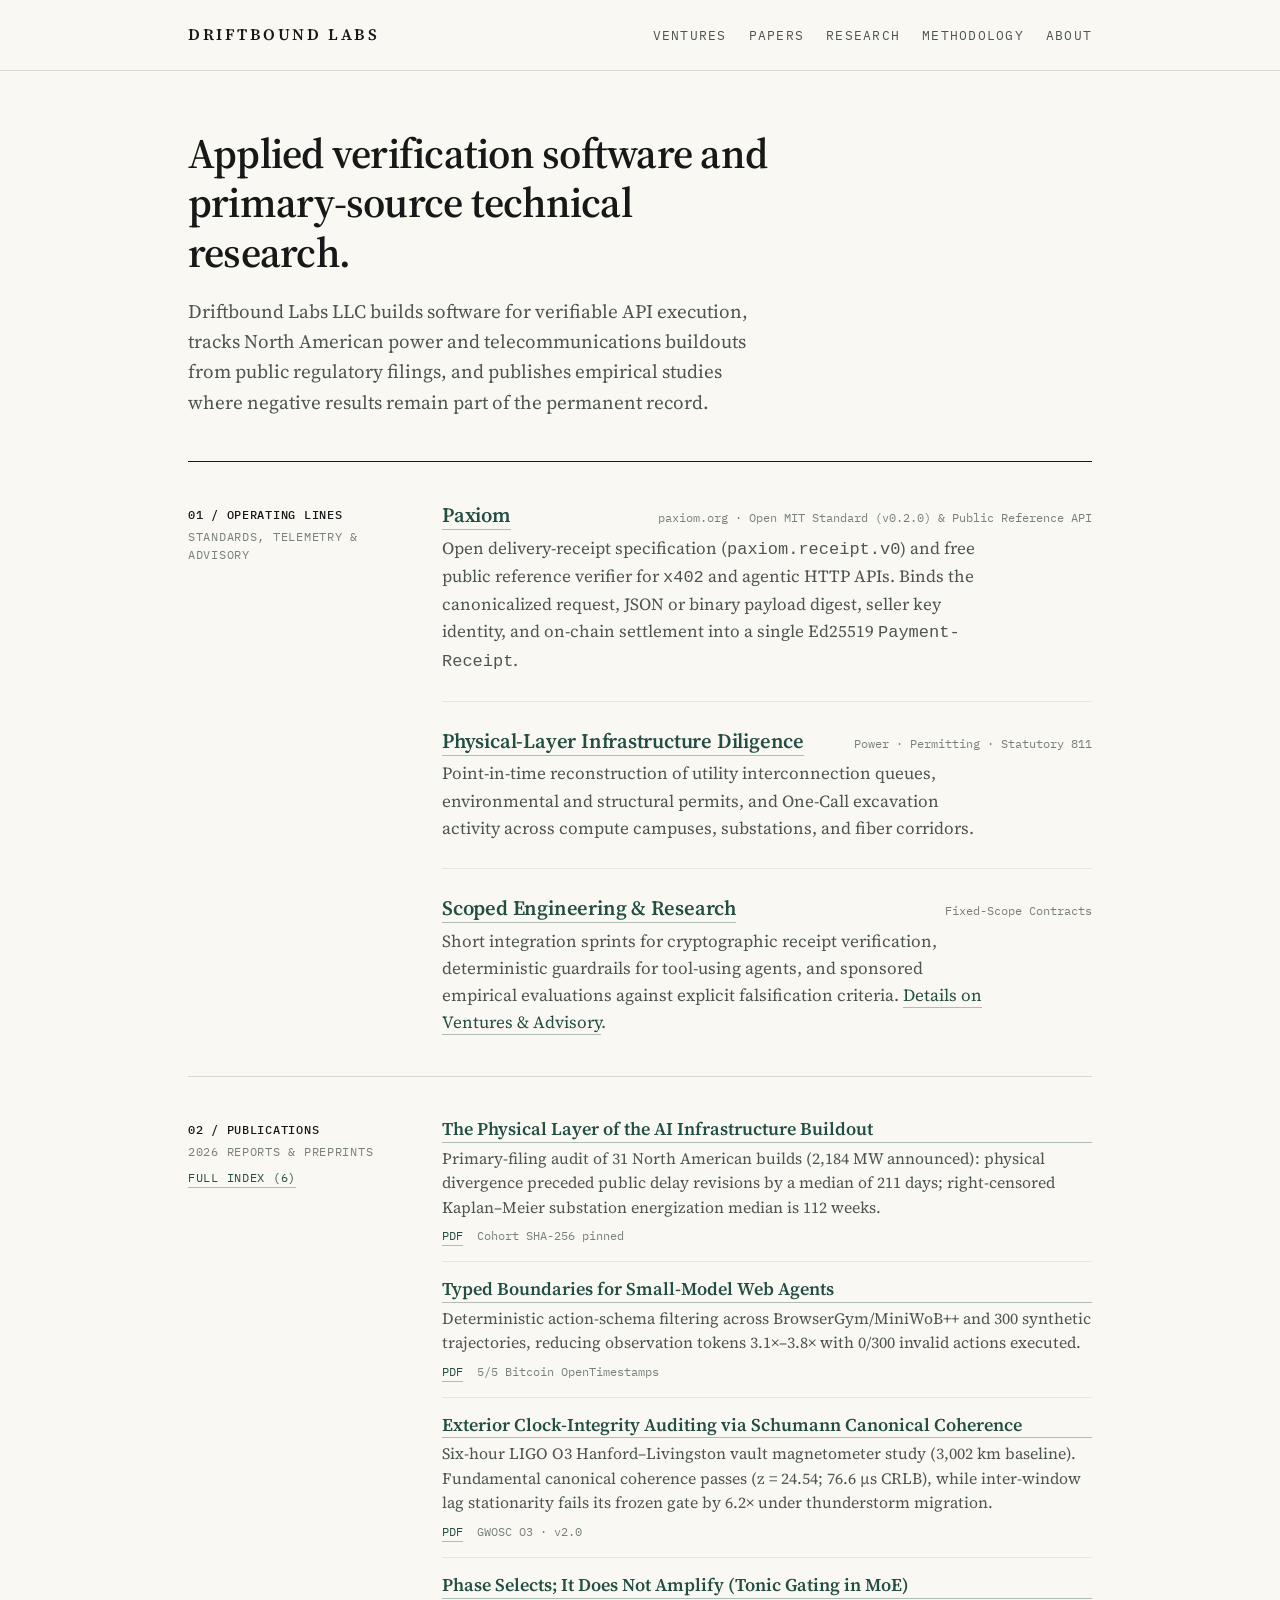
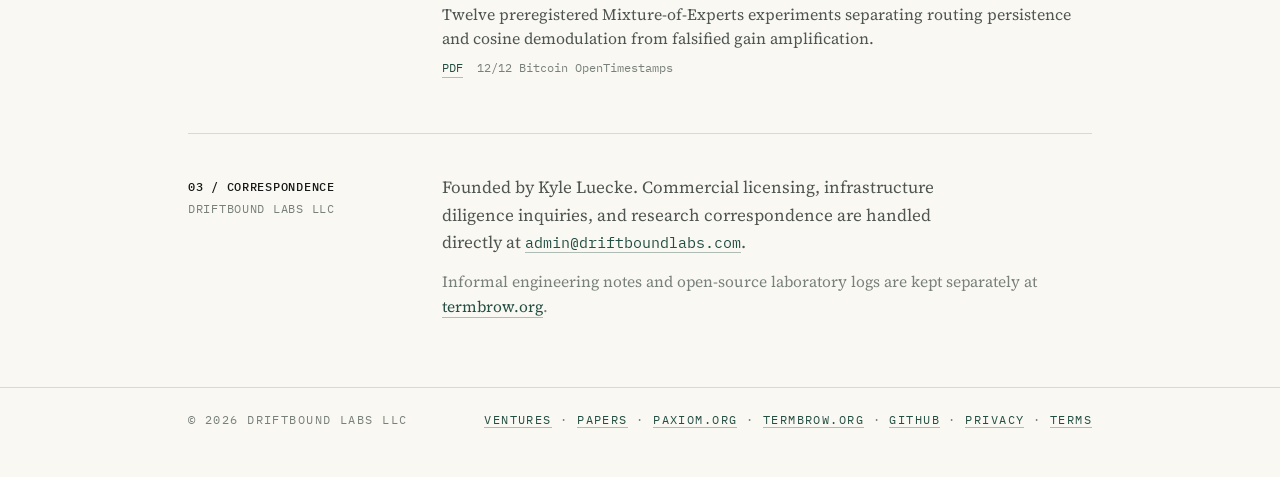
<file: index.html>
<!DOCTYPE html>
<html lang="en">
<head>
<meta charset="utf-8">
<meta name="viewport" content="width=device-width, initial-scale=1">
<meta name="color-scheme" content="light">
<title>Driftbound Labs — Applied Research, Software &amp; Technical Diligence</title>
<meta name="description" content="Driftbound Labs LLC maintains open cryptographic verification standards (Paxiom), conducts physical-layer infrastructure diligence, and publishes preregistered empirical studies.">
<meta property="og:type" content="website">
<meta property="og:title" content="Driftbound Labs">
<meta property="og:description" content="Verification software, primary-record infrastructure research, and scoped technical diligence.">
<meta property="og:url" content="https://driftboundlabs.com/">
<link rel="canonical" href="https://driftboundlabs.com/">
<link rel="icon" type="image/svg+xml" href="/favicon.svg">
<link rel="preconnect" href="https://fonts.googleapis.com">
<link rel="preconnect" href="https://fonts.gstatic.com" crossorigin>
<link href="https://fonts.googleapis.com/css2?family=Source+Serif+4:ital,opsz,wght@0,8..60,400;0,8..60,600;1,8..60,400&family=IBM+Plex+Mono:wght@400;500&display=swap" rel="stylesheet">
<link rel="stylesheet" href="/style.css">
</head>
<body>

<header class="site">
  <div class="nav">
    <a class="wordmark" href="/">Driftbound Labs</a>
    <nav>
      <a href="/ventures.html">Ventures</a>
      <a href="/papers.html">Papers</a>
      <a href="/research.html">Research</a>
      <a href="/methodology.html">Methodology</a>
      <a href="/about.html">About</a>
    </nav>
  </div>
</header>

<main>
  <div class="ed-wrap">

    <header class="ed-mast">
      <h1>Applied verification software and primary-source technical research.</h1>
      <p>Driftbound Labs LLC builds software for verifiable API execution, tracks North American power and telecommunications buildouts from public regulatory filings, and publishes empirical studies where negative results remain part of the permanent record.</p>
    </header>

    <div class="ed-row">
      <div class="ed-rail">
        <strong>01 / Operating Lines</strong>
        Standards, Telemetry &amp; Advisory
      </div>
      <div class="ed-main">
        <div class="ed-item">
          <div class="ed-item-head">
            <h2><a href="https://paxiom.org">Paxiom</a></h2>
            <span class="ed-item-meta">paxiom.org · Open MIT Standard (v0.2.0) &amp; Public Reference API</span>
          </div>
          <p>Open delivery-receipt specification (<code>paxiom.receipt.v0</code>) and free public reference verifier for <code>x402</code> and agentic HTTP APIs. Binds the canonicalized request, JSON or binary payload digest, seller key identity, and on-chain settlement into a single Ed25519 <code>Payment-Receipt</code>.</p>
        </div>

        <div class="ed-item">
          <div class="ed-item-head">
            <h2><a href="/ventures.html#infrastructure-telemetry">Physical-Layer Infrastructure Diligence</a></h2>
            <span class="ed-item-meta">Power · Permitting · Statutory 811</span>
          </div>
          <p>Point-in-time reconstruction of utility interconnection queues, environmental and structural permits, and One-Call excavation activity across compute campuses, substations, and fiber corridors.</p>
        </div>

        <div class="ed-item">
          <div class="ed-item-head">
            <h2><a href="/ventures.html#engagements">Scoped Engineering &amp; Research</a></h2>
            <span class="ed-item-meta">Fixed-Scope Contracts</span>
          </div>
          <p>Short integration sprints for cryptographic receipt verification, deterministic guardrails for tool-using agents, and sponsored empirical evaluations against explicit falsification criteria. <a href="/ventures.html">Details on Ventures &amp; Advisory</a>.</p>
        </div>
      </div>
    </div>

    <div class="ed-row">
      <div class="ed-rail">
        <strong>02 / Publications</strong>
        2026 Reports &amp; Preprints<br>
        <a href="/papers.html" style="display:inline-block;margin-top:8px;">Full index (6)</a>
      </div>
      <div class="ed-main">
        <ul class="bib-list">
          <li>
            <a class="bib-title" href="/papers.html#ai-infrastructure-buildout">The Physical Layer of the AI Infrastructure Buildout</a>
            <span class="bib-note">Primary-filing audit of 31 North American builds (2,184 MW announced): physical divergence preceded public delay revisions by a median of 211 days; right-censored Kaplan–Meier substation energization median is 112 weeks.</span>
            <span class="bib-links">
              <a href="/papers/AI_Infrastructure_Buildout_Whitepaper.pdf">PDF</a>
              <span>Cohort SHA-256 pinned</span>
            </span>
          </li>
          <li>
            <a class="bib-title" href="/papers.html#scp-typed-boundaries">Typed Boundaries for Small-Model Web Agents</a>
            <span class="bib-note">Deterministic action-schema filtering across BrowserGym/MiniWoB++ and 300 synthetic trajectories, reducing observation tokens 3.1×–3.8× with 0/300 invalid actions executed.</span>
            <span class="bib-links">
              <a href="/papers/Paper_1_Typed_Boundaries.pdf">PDF</a>
              <span>5/5 Bitcoin OpenTimestamps</span>
            </span>
          </li>
          <li>
            <a class="bib-title" href="/papers.html#schumann-clock-integrity">Exterior Clock-Integrity Auditing via Schumann Canonical Coherence</a>
            <span class="bib-note">Six-hour LIGO O3 Hanford–Livingston vault magnetometer study (3,002 km baseline). Fundamental canonical coherence passes (z = 24.54; 76.6 µs CRLB), while inter-window lag stationarity fails its frozen gate by 6.2× under thunderstorm migration.</span>
            <span class="bib-links">
              <a href="/papers/Schumann_Clock_Integrity_v2.pdf">PDF</a>
              <span>GWOSC O3 · v2.0</span>
            </span>
          </li>
          <li>
            <a class="bib-title" href="/papers.html#tonic-gating">Phase Selects; It Does Not Amplify (Tonic Gating in MoE)</a>
            <span class="bib-note">Twelve preregistered Mixture-of-Experts experiments separating routing persistence and cosine demodulation from falsified gain amplification.</span>
            <span class="bib-links">
              <a href="/papers/Paper_2_Tonic_Gating.pdf">PDF</a>
              <span>12/12 Bitcoin OpenTimestamps</span>
            </span>
          </li>
        </ul>
      </div>
    </div>

    <div class="ed-row" style="border-bottom:0;padding-bottom:12px;">
      <div class="ed-rail">
        <strong>03 / Correspondence</strong>
        Driftbound Labs LLC
      </div>
      <div class="ed-main">
        <p style="font-size:17px;color:var(--muted);max-width:58ch;margin-bottom:12px;">Founded by Kyle Luecke. Commercial licensing, infrastructure diligence inquiries, and research correspondence are handled directly at <a class="mono" style="font-size:15px;" href="mailto:admin@driftboundlabs.com">admin@driftboundlabs.com</a>.</p>
        <p style="font-size:15.5px;color:var(--faint);">Informal engineering notes and open-source laboratory logs are kept separately at <a href="https://termbrow.org">termbrow.org</a>.</p>
      </div>
    </div>

  </div>
</main>

<footer>
  <div class="ed-wrap">
    <span class="mono">&copy; 2026 Driftbound Labs LLC</span>
    <span class="mono">
      <a href="/ventures.html">Ventures</a> ·
      <a href="/papers.html">Papers</a> ·
      <a href="https://paxiom.org">paxiom.org</a> ·
      <a href="https://termbrow.org">termbrow.org</a> ·
      <a href="https://github.com/k-luecke">GitHub</a> ·
      <a href="/privacy.html">Privacy</a> ·
      <a href="/terms.html">Terms</a>
    </span>
  </div>
</footer>

</body>
</html>
</file>
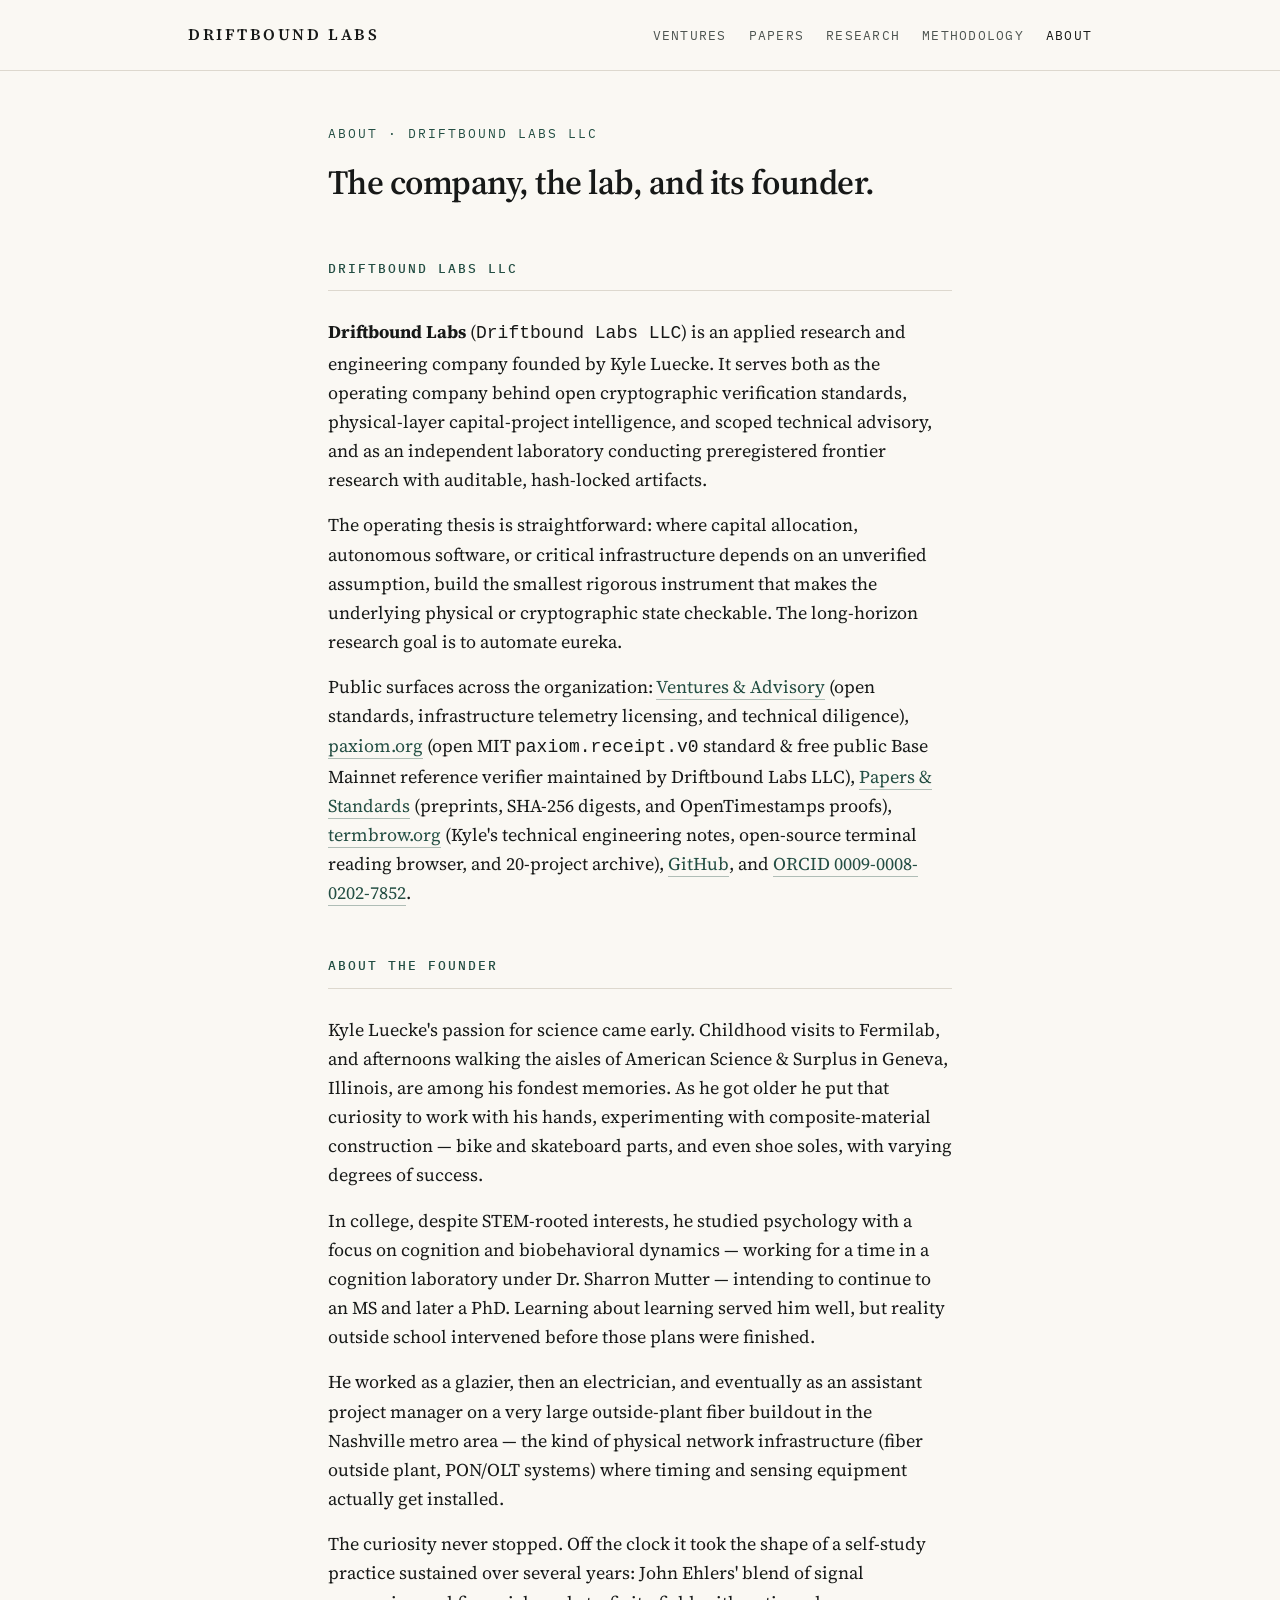
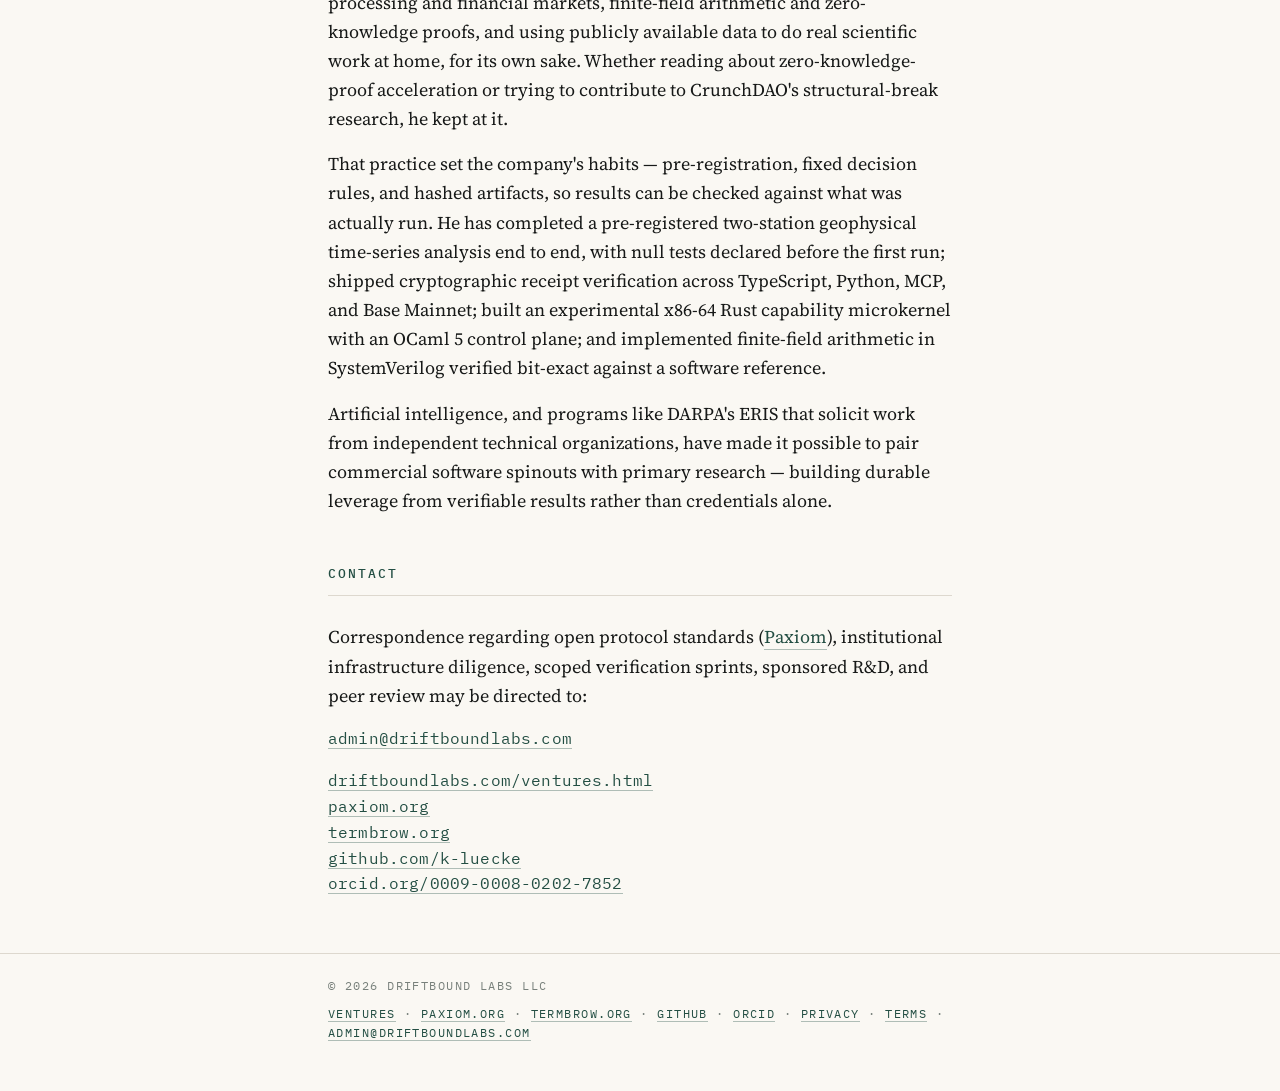
<file: about.html>
<!DOCTYPE html>
<html lang="en">
<head>
<meta charset="utf-8">
<meta name="viewport" content="width=device-width, initial-scale=1">
<title>About — Driftbound Labs</title>
<meta name="description" content="About Driftbound Labs LLC — an applied research, verification infrastructure, and venture company founded by Kyle Luecke.">
<meta name="color-scheme" content="light dark">
<meta property="og:type" content="website">
<meta property="og:title" content="About — Driftbound Labs">
<meta property="og:description" content="Driftbound Labs LLC, its open protocol standards, infrastructure diligence, and research practice, founded by Kyle Luecke.">
<meta property="og:url" content="https://driftboundlabs.com/about.html">
<link rel="canonical" href="https://driftboundlabs.com/about.html">
<link rel="icon" type="image/svg+xml" href="/favicon.svg">
<link rel="preconnect" href="https://fonts.googleapis.com">
<link rel="preconnect" href="https://fonts.gstatic.com" crossorigin>
<link href="https://fonts.googleapis.com/css2?family=Source+Serif+4:ital,opsz,wght@0,8..60,400;0,8..60,600;1,8..60,400&family=IBM+Plex+Mono:wght@400;500&display=swap" rel="stylesheet">
<link rel="stylesheet" href="/style.css">
</head>
<body>

<header class="site">
  <div class="nav">
    <a class="wordmark" href="/">Driftbound Labs</a>
    <nav>
      <a href="/ventures.html">Ventures</a>
      <a href="/papers.html">Papers</a>
      <a href="/research.html">Research</a>
      <a href="/methodology.html">Methodology</a>
      <a href="/about.html" aria-current="page">About</a>
    </nav>
  </div>
</header>

<main>
  <div class="wrap">

    <div class="pagehead">
      <span class="kicker">About · Driftbound Labs LLC</span>
      <h1>The company, the lab, and its founder.</h1>
    </div>

    <section id="lab">
      <span class="section-label">Driftbound Labs LLC</span>
      <p><strong>Driftbound Labs</strong> (<code>Driftbound Labs LLC</code>) is an applied research and engineering company founded by Kyle Luecke. It serves both as the operating company behind open cryptographic verification standards, physical-layer capital-project intelligence, and scoped technical advisory, and as an independent laboratory conducting preregistered frontier research with auditable, hash-locked artifacts.</p>
      <p>The operating thesis is straightforward: where capital allocation, autonomous software, or critical infrastructure depends on an unverified assumption, build the smallest rigorous instrument that makes the underlying physical or cryptographic state checkable. The long-horizon research goal is to automate eureka.</p>
      <p>Public surfaces across the organization:
      <a href="/ventures.html">Ventures &amp; Advisory</a> (open standards, infrastructure telemetry licensing, and technical diligence),
      <a href="https://paxiom.org">paxiom.org</a> (open MIT <code>paxiom.receipt.v0</code> standard &amp; free public Base Mainnet reference verifier maintained by Driftbound Labs LLC),
      <a href="/papers.html">Papers &amp; Standards</a> (preprints, SHA-256 digests, and OpenTimestamps proofs),
      <a href="https://termbrow.org">termbrow.org</a> (Kyle's technical engineering notes, open-source terminal reading browser, and 20-project archive),
      <a href="https://github.com/k-luecke">GitHub</a>, and
      <a href="https://orcid.org/0009-0008-0202-7852">ORCID 0009-0008-0202-7852</a>.</p>
    </section>

    <section id="founder">
      <span class="section-label">About the founder</span>
      <p>Kyle Luecke's passion for science came early. Childhood visits to Fermilab, and afternoons
      walking the aisles of American Science &amp; Surplus in Geneva, Illinois, are among his
      fondest memories. As he got older he put that curiosity to work with his hands,
      experimenting with composite-material construction — bike and skateboard parts, and
      even shoe soles, with varying degrees of success.</p>
      <p>In college, despite STEM-rooted interests, he studied psychology with a focus on
      cognition and biobehavioral dynamics — working for a time in a cognition laboratory under
      Dr. Sharron Mutter — intending to continue to an MS and later a PhD. Learning about
      learning served him well, but reality outside school intervened before those plans
      were finished.</p>
      <p>He worked as a glazier, then an electrician, and eventually as an assistant
      project manager on a very large outside-plant fiber buildout in the Nashville metro
      area — the kind of physical network infrastructure (fiber outside
      plant, PON/OLT systems) where timing and sensing equipment actually get installed.</p>
      <p>The curiosity never stopped. Off the clock it took the shape of a self-study
      practice sustained over several years: John Ehlers' blend of
      signal processing and financial markets, finite-field arithmetic and zero-knowledge
      proofs, and using publicly available data to do real scientific work at home, for its
      own sake. Whether reading about zero-knowledge-proof acceleration or trying to
      contribute to CrunchDAO's structural-break research, he kept at it.</p>
      <p>That practice set the company's habits — pre-registration, fixed decision rules, and
      hashed artifacts, so results can be checked against what was actually run. He has
      completed a pre-registered two-station geophysical time-series analysis end to end,
      with null tests declared before the first run; shipped cryptographic receipt verification
      across TypeScript, Python, MCP, and Base Mainnet; built an experimental x86-64 Rust
      capability microkernel with an OCaml&nbsp;5 control plane; and implemented finite-field
      arithmetic in SystemVerilog verified bit-exact against a software reference.</p>
      <p>Artificial intelligence, and programs like DARPA's ERIS that solicit work from
      independent technical organizations, have made it possible to pair commercial software
      spinouts with primary research — building durable leverage from verifiable results rather
      than credentials alone.</p>
    </section>

    <section id="contact">
      <span class="section-label">Contact</span>
      <p>Correspondence regarding open protocol standards (<a href="https://paxiom.org">Paxiom</a>), institutional infrastructure diligence, scoped verification sprints, sponsored R&amp;D, and peer review may be directed to:</p>
      <p class="addr"><a href="mailto:admin@driftboundlabs.com">admin@driftboundlabs.com</a></p>
      <p class="addr">
        <a href="/ventures.html">driftboundlabs.com/ventures.html</a><br>
        <a href="https://paxiom.org">paxiom.org</a><br>
        <a href="https://termbrow.org">termbrow.org</a><br>
        <a href="https://github.com/k-luecke">github.com/k-luecke</a><br>
        <a href="https://orcid.org/0009-0008-0202-7852">orcid.org/0009-0008-0202-7852</a>
      </p>
    </section>

  </div>
</main>

<footer>
  <div class="wrap">
    <span class="mono">&copy; 2026 Driftbound Labs LLC</span>
    <span class="mono">
      <a href="/ventures.html">Ventures</a>
      ·
      <a href="https://paxiom.org">paxiom.org</a>
      ·
      <a href="https://termbrow.org">termbrow.org</a>
      ·
      <a href="https://github.com/k-luecke">GitHub</a>
      ·
      <a href="https://orcid.org/0009-0008-0202-7852">ORCID</a>
      ·
      <a href="/privacy.html">Privacy</a>
      ·
      <a href="/terms.html">Terms</a>
      ·
      <a href="mailto:admin@driftboundlabs.com">admin@driftboundlabs.com</a>
    </span>
  </div>
</footer>

</body>
</html>
</file>
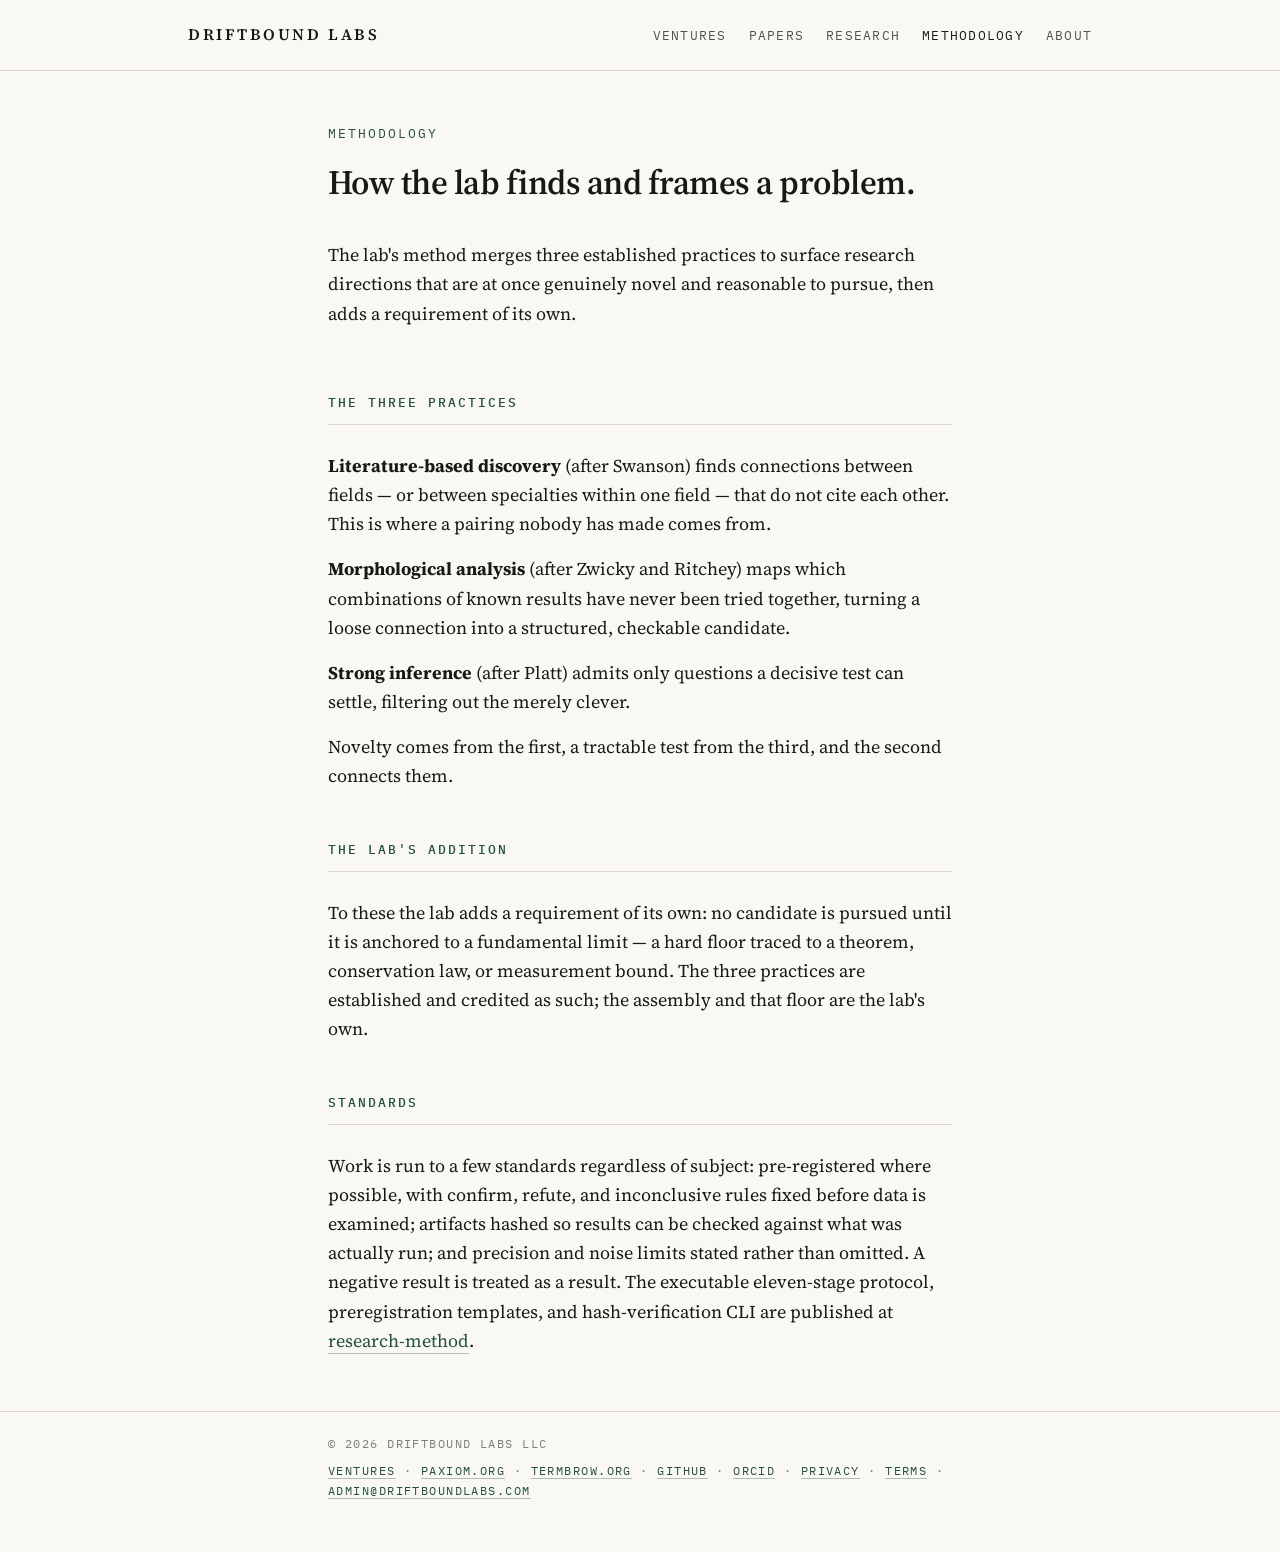
<file: methodology.html>
<!DOCTYPE html>
<html lang="en">
<head>
<meta charset="utf-8">
<meta name="viewport" content="width=device-width, initial-scale=1">
<title>Methodology — Driftbound Labs</title>
<meta name="description" content="Driftbound Labs' method merges literature-based discovery, morphological analysis, and strong inference, and adds one requirement of its own: every candidate anchored to a fundamental limit.">
<meta name="color-scheme" content="light dark">
<meta property="og:type" content="website">
<meta property="og:title" content="Methodology — Driftbound Labs">
<meta property="og:description" content="Three established practices, and one requirement of the lab's own.">
<meta property="og:url" content="https://driftboundlabs.com/methodology.html">
<link rel="canonical" href="https://driftboundlabs.com/methodology.html">
<link rel="icon" type="image/svg+xml" href="/favicon.svg">
<link rel="preconnect" href="https://fonts.googleapis.com">
<link rel="preconnect" href="https://fonts.gstatic.com" crossorigin>
<link href="https://fonts.googleapis.com/css2?family=Source+Serif+4:ital,opsz,wght@0,8..60,400;0,8..60,600;1,8..60,400&family=IBM+Plex+Mono:wght@400;500&display=swap" rel="stylesheet">
<link rel="stylesheet" href="/style.css">
</head>
<body>

<header class="site">
  <div class="nav">
    <a class="wordmark" href="/">Driftbound Labs</a>
    <nav>
      <a href="/ventures.html">Ventures</a>
      <a href="/papers.html">Papers</a>
      <a href="/research.html">Research</a>
      <a href="/methodology.html" aria-current="page">Methodology</a>
      <a href="/about.html">About</a>
    </nav>
  </div>
</header>

<main>
  <div class="wrap">

    <div class="pagehead">
      <span class="kicker">Methodology</span>
      <h1>How the lab finds and frames a problem.</h1>
    </div>

    <div class="prose">
      <p>The lab's method merges three established practices to surface research directions
      that are at once genuinely novel and reasonable to pursue, then adds a requirement of
      its own.</p>
    </div>

    <section id="practices">
      <span class="section-label">The three practices</span>
      <p><strong>Literature-based discovery</strong> (after Swanson) finds connections
      between fields — or between specialties within one field — that do not cite each
      other. This is where a pairing nobody has made comes from.</p>
      <p><strong>Morphological analysis</strong> (after Zwicky and Ritchey) maps which
      combinations of known results have never been tried together, turning a loose
      connection into a structured, checkable candidate.</p>
      <p><strong>Strong inference</strong> (after Platt) admits only questions a decisive
      test can settle, filtering out the merely clever.</p>
      <p>Novelty comes from the first, a tractable test from the third, and the second
      connects them.</p>
    </section>

    <section id="addition">
      <span class="section-label">The lab's addition</span>
      <p>To these the lab adds a requirement of its own: no candidate is pursued until it
      is anchored to a fundamental limit — a hard floor traced to a theorem, conservation
      law, or measurement bound. The three practices are established and credited as such;
      the assembly and that floor are the lab's own.</p>
    </section>

    <section id="standards">
      <span class="section-label">Standards</span>
      <p>Work is run to a few standards regardless of subject: pre-registered where
      possible, with confirm, refute, and inconclusive rules fixed before data is examined;
      artifacts hashed so results can be checked against what was actually run; and
      precision and noise limits stated rather than omitted. A negative result is treated
      as a result. The executable eleven-stage protocol, preregistration templates, and
      hash-verification CLI are published at
      <a href="https://github.com/k-luecke/research-method">research-method</a>.</p>
    </section>

  </div>
</main>

<footer>
  <div class="wrap">
    <span class="mono">&copy; 2026 Driftbound Labs LLC</span>
    <span class="mono">
      <a href="/ventures.html">Ventures</a>
      ·
      <a href="https://paxiom.org">paxiom.org</a>
      ·
      <a href="https://termbrow.org">termbrow.org</a>
      ·
      <a href="https://github.com/k-luecke">GitHub</a>
      ·
      <a href="https://orcid.org/0009-0008-0202-7852">ORCID</a>
      ·
      <a href="/privacy.html">Privacy</a>
      ·
      <a href="/terms.html">Terms</a>
      ·
      <a href="mailto:admin@driftboundlabs.com">admin@driftboundlabs.com</a>
    </span>
  </div>
</footer>

</body>
</html>
</file>
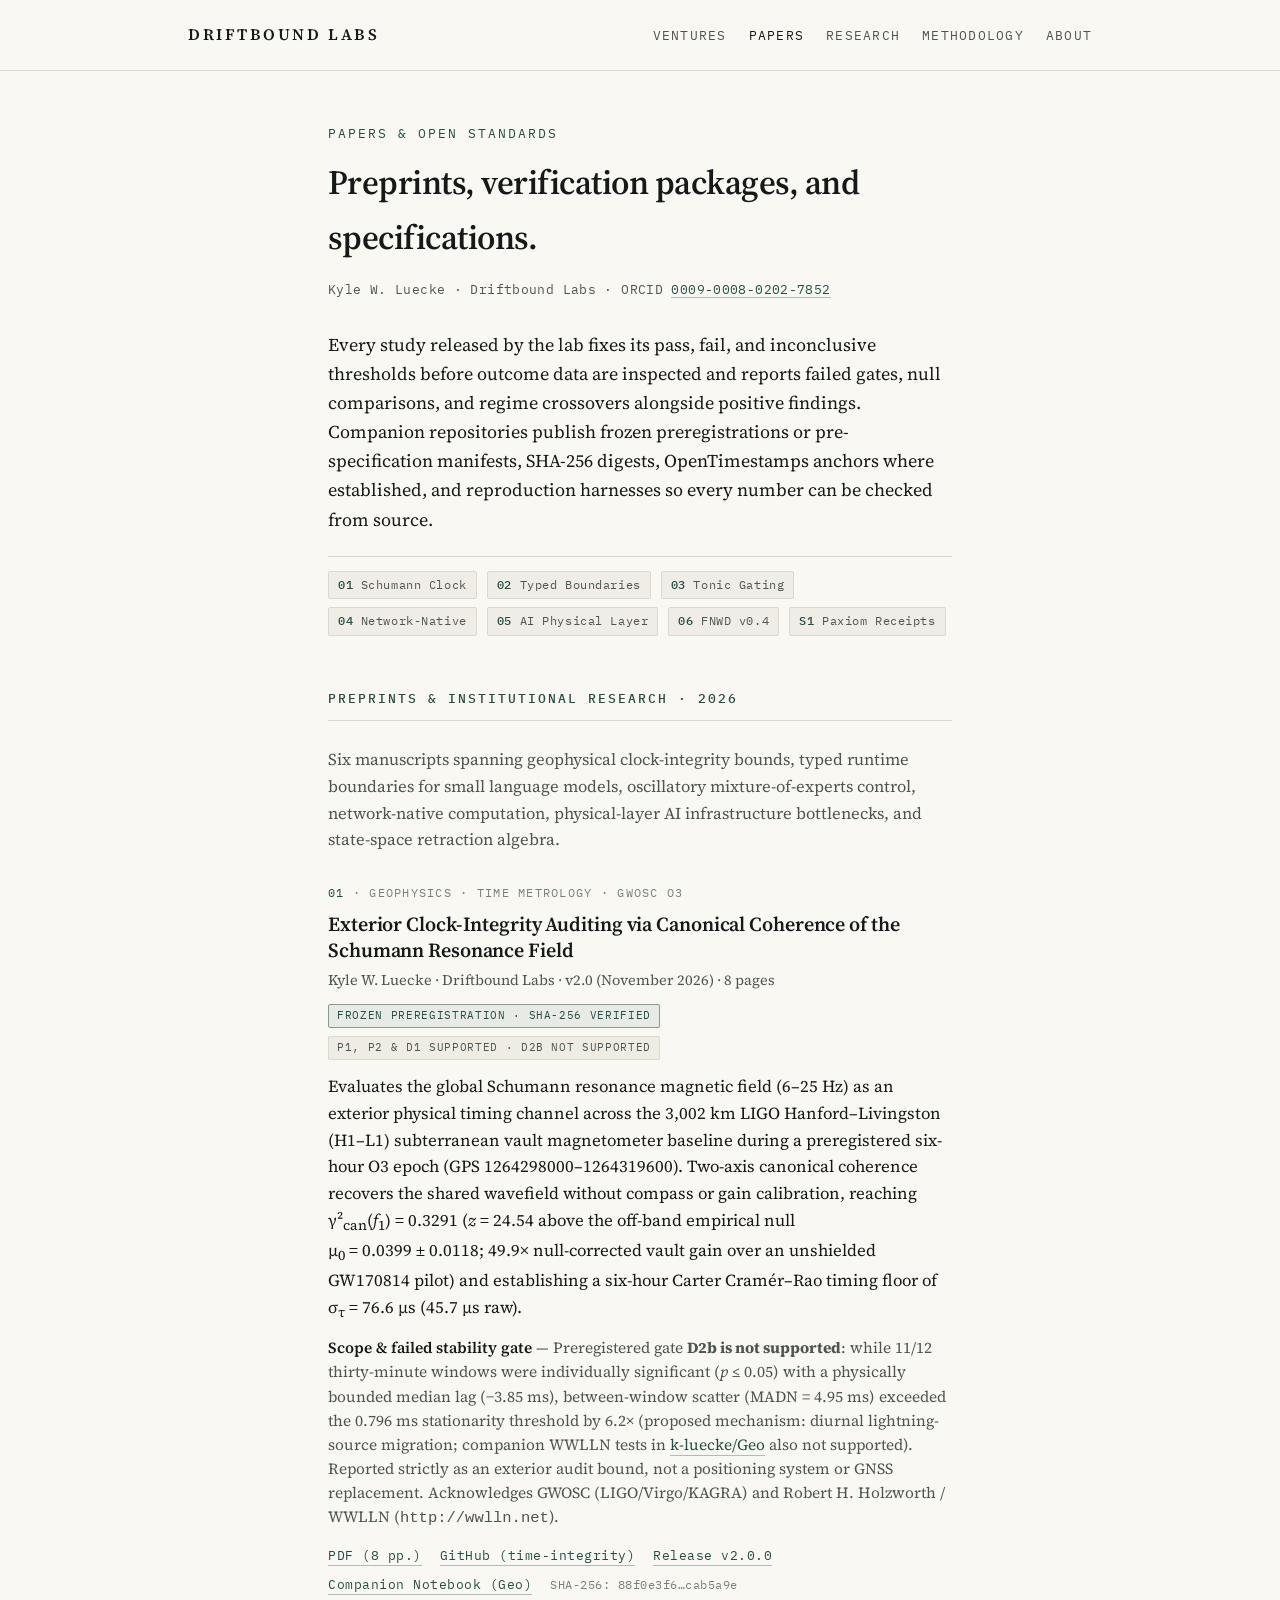
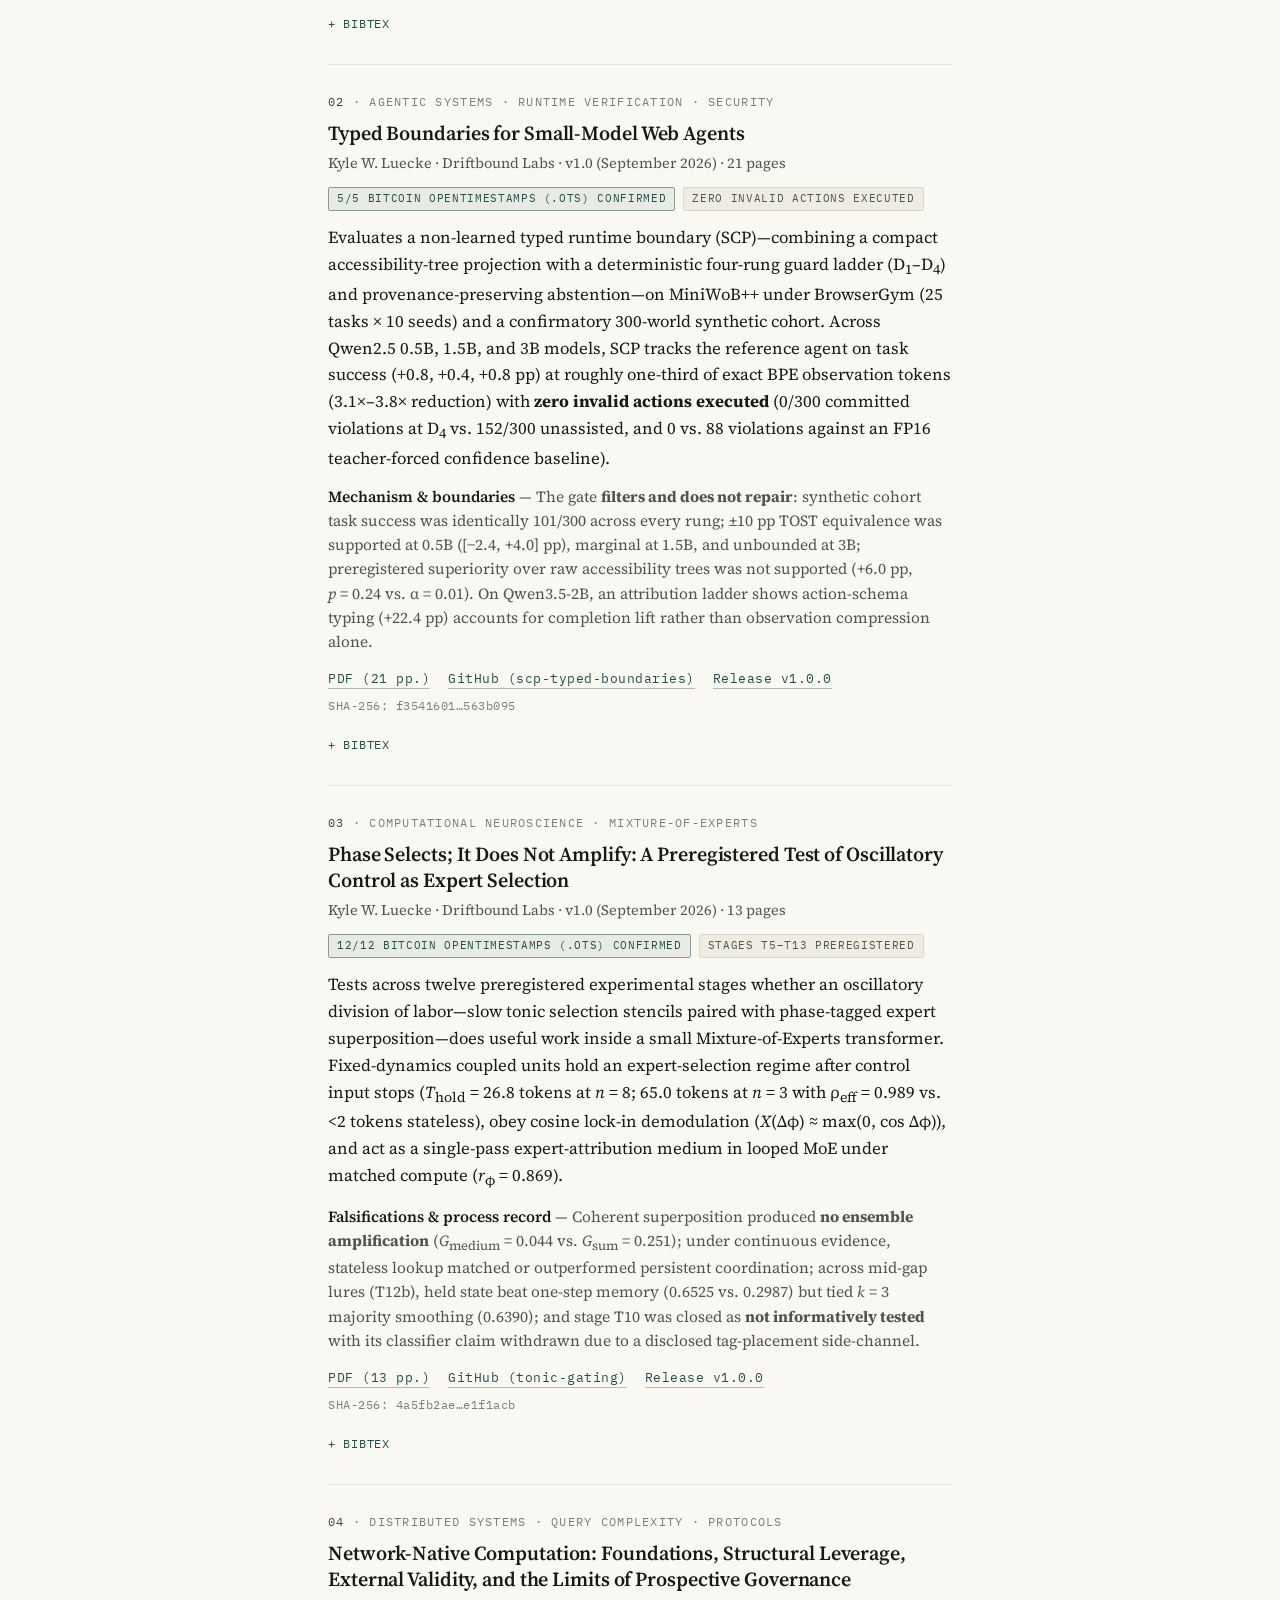
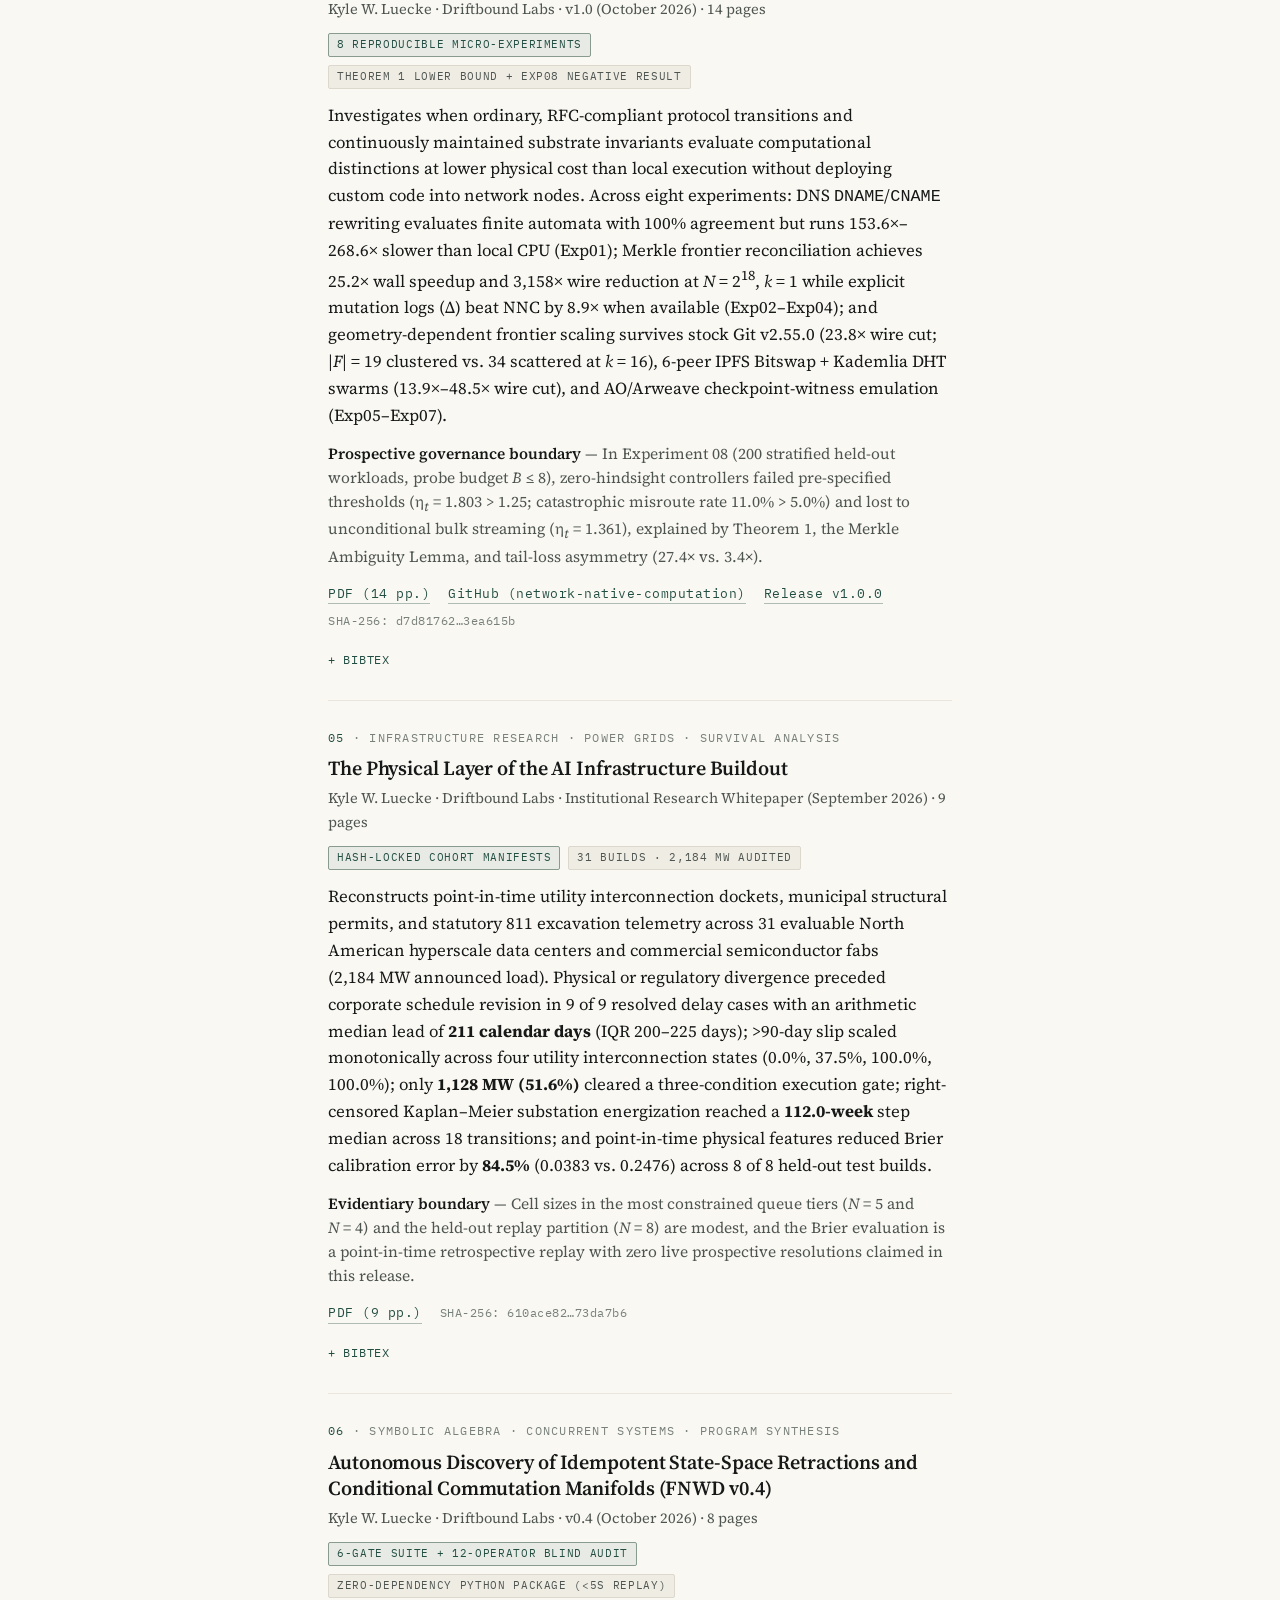
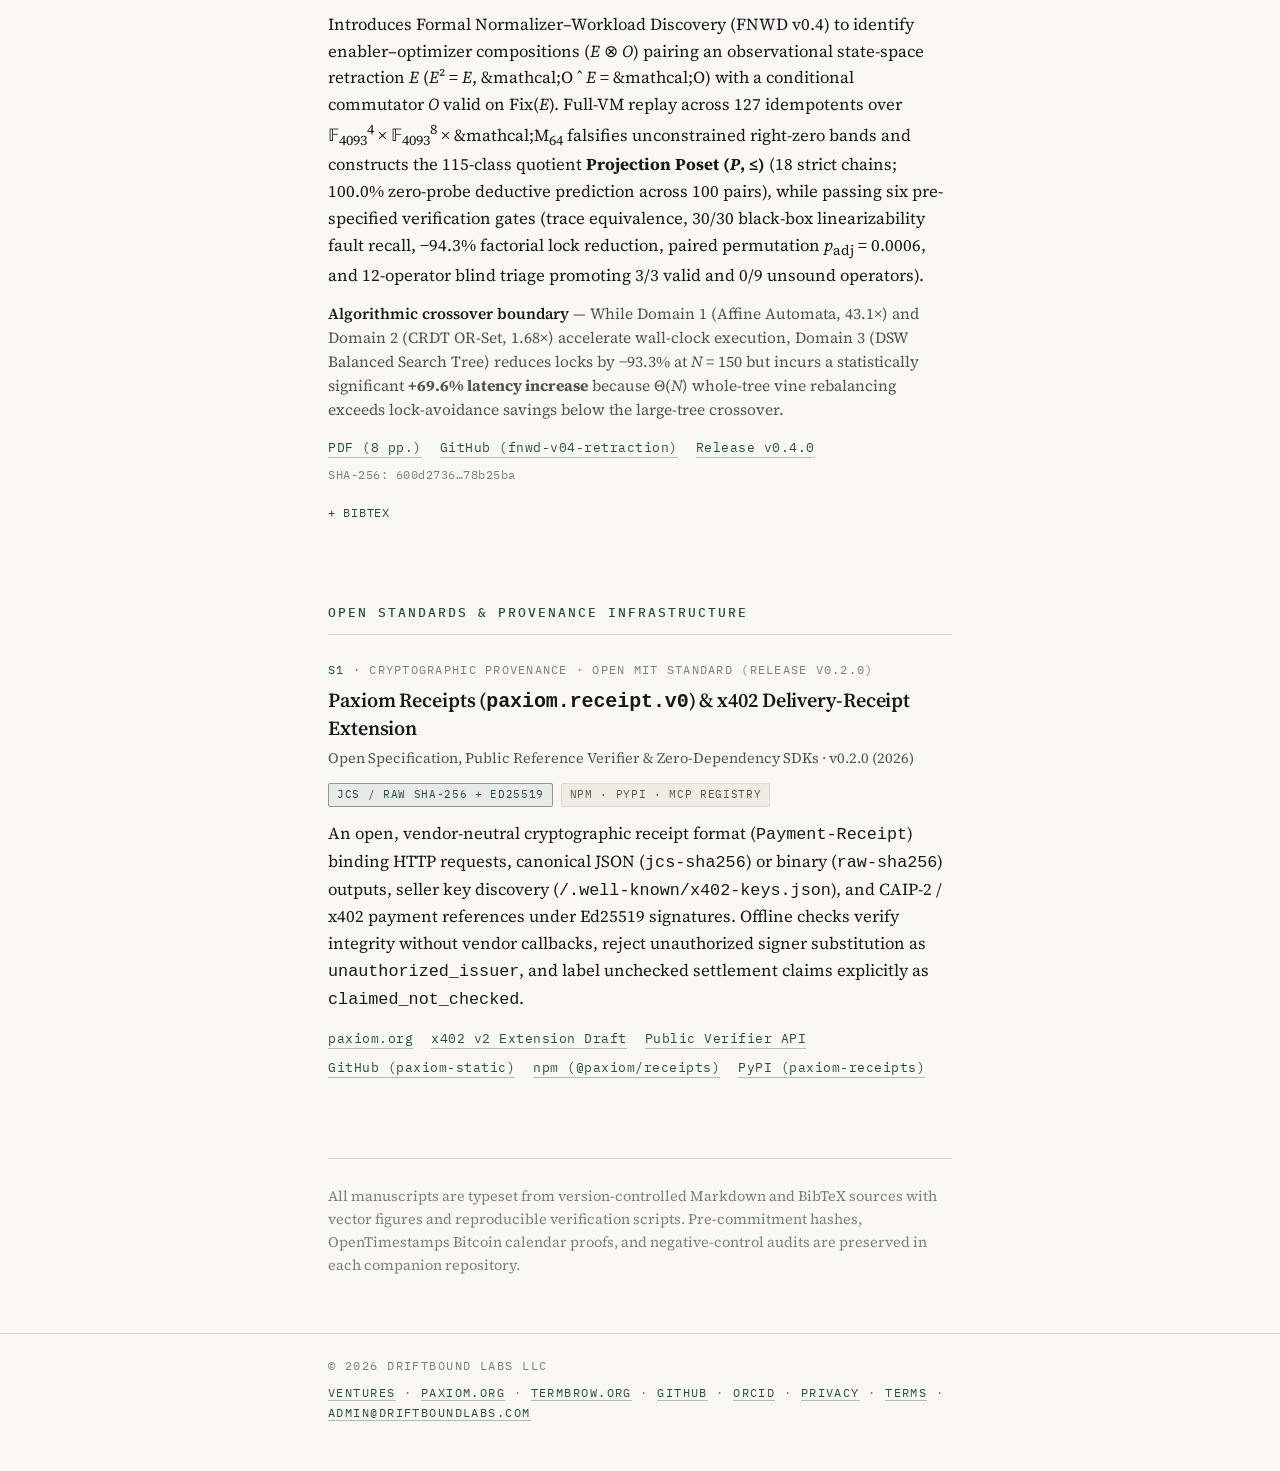
<file: papers.html>
<!DOCTYPE html>
<html lang="en">
<head>
<meta charset="utf-8">
<meta name="viewport" content="width=device-width, initial-scale=1">
<title>Papers &amp; Standards — Driftbound Labs</title>
<meta name="description" content="Preprints, institutional research whitepapers, preregistered verification packages, and open provenance standards from Driftbound Labs.">
<meta name="color-scheme" content="light dark">
<meta property="og:type" content="website">
<meta property="og:title" content="Papers &amp; Standards — Driftbound Labs">
<meta property="og:description" content="Preprints, empirical negative results, preregistered verification artifacts, and open provenance standards.">
<meta property="og:url" content="https://driftboundlabs.com/papers.html">
<link rel="canonical" href="https://driftboundlabs.com/papers.html">
<link rel="icon" type="image/svg+xml" href="/favicon.svg">
<link rel="preconnect" href="https://fonts.googleapis.com">
<link rel="preconnect" href="https://fonts.gstatic.com" crossorigin>
<link href="https://fonts.googleapis.com/css2?family=Source+Serif+4:ital,opsz,wght@0,8..60,400;0,8..60,600;1,8..60,400&family=IBM+Plex+Mono:wght@400;500&display=swap" rel="stylesheet">
<link rel="stylesheet" href="/style.css">
</head>
<body>

<header class="site">
  <div class="nav">
    <a class="wordmark" href="/">Driftbound Labs</a>
    <nav>
      <a href="/ventures.html">Ventures</a>
      <a href="/papers.html" aria-current="page">Papers</a>
      <a href="/research.html">Research</a>
      <a href="/methodology.html">Methodology</a>
      <a href="/about.html">About</a>
    </nav>
  </div>
</header>

<main>
  <div class="wrap">

    <div class="pagehead">
      <span class="kicker">Papers &amp; Open Standards</span>
      <h1>Preprints, verification packages, and specifications.</h1>
      <p class="author-bar">
        Kyle W. Luecke · Driftbound Labs · ORCID
        <a href="https://orcid.org/0009-0008-0202-7852">0009-0008-0202-7852</a>
      </p>
    </div>

    <div class="prose">
      <p>Every study released by the lab fixes its pass, fail, and inconclusive thresholds
      before outcome data are inspected and reports failed gates, null comparisons, and
      regime crossovers alongside positive findings. Companion repositories publish frozen
      preregistrations or pre-specification manifests, SHA-256 digests, OpenTimestamps
      anchors where established, and reproduction harnesses so every number can be checked
      from source.</p>
      <nav class="paper-jump" aria-label="Quick jump to papers">
        <a href="#schumann-clock-integrity"><span class="num">01</span> Schumann Clock</a>
        <a href="#scp-typed-boundaries"><span class="num">02</span> Typed Boundaries</a>
        <a href="#tonic-gating"><span class="num">03</span> Tonic Gating</a>
        <a href="#network-native-computation"><span class="num">04</span> Network-Native</a>
        <a href="#ai-infrastructure-buildout"><span class="num">05</span> AI Physical Layer</a>
        <a href="#fnwd-v04-retraction"><span class="num">06</span> FNWD v0.4</a>
        <a href="#paxiom-receipts"><span class="num">S1</span> Paxiom Receipts</a>
      </nav>
    </div>

    <!-- ================= RESEARCH PAPERS & WHITEPAPERS ================= -->
    <section id="preprints">
      <span class="section-label">Preprints &amp; Institutional Research · 2026</span>
      <p class="intro">Six manuscripts spanning geophysical clock-integrity bounds, typed
      runtime boundaries for small language models, oscillatory mixture-of-experts control,
      network-native computation, physical-layer AI infrastructure bottlenecks, and
      state-space retraction algebra.</p>

      <!-- PAPER 01 -->
      <article class="entry" id="schumann-clock-integrity">
        <span class="field"><span class="num">01</span> · Geophysics · Time Metrology · GWOSC O3</span>
        <h3>Exterior Clock-Integrity Auditing via Canonical Coherence of the Schumann Resonance Field</h3>
        <p class="paper-byline">Kyle W. Luecke · Driftbound Labs · v2.0 (November 2026) · 8 pages</p>
        <div class="badges">
          <span class="badge badge-ots">Frozen Preregistration · SHA-256 Verified</span>
          <span class="badge">P1, P2 &amp; D1 Supported · D2b Not Supported</span>
        </div>
        <p class="qtext">Evaluates the global Schumann resonance magnetic field (6–25&nbsp;Hz)
        as an exterior physical timing channel across the 3,002&nbsp;km LIGO Hanford–Livingston
        (H1–L1) subterranean vault magnetometer baseline during a preregistered six-hour O3
        epoch (GPS&nbsp;1264298000–1264319600). Two-axis canonical coherence recovers the
        shared wavefield without compass or gain calibration, reaching
        &gamma;&sup2;<sub>can</sub>(<em>f</em><sub>1</sub>)&nbsp;=&nbsp;0.3291
        (<em>z</em>&nbsp;=&nbsp;24.54 above the off-band empirical null
        &mu;<sub>0</sub>&nbsp;=&nbsp;0.0399&nbsp;&plusmn;&nbsp;0.0118; 49.9&times; null-corrected
        vault gain over an unshielded GW170814 pilot) and establishing a six-hour Carter
        Cramér–Rao timing floor of &sigma;<sub>&tau;</sub>&nbsp;=&nbsp;76.6&nbsp;&mu;s
        (45.7&nbsp;&mu;s raw).</p>
        <p class="note"><span class="note-label">Scope &amp; failed stability gate</span> —
        Preregistered gate <strong>D2b is not supported</strong>: while 11/12 thirty-minute
        windows were individually significant (<em>p</em>&nbsp;&le;&nbsp;0.05) with a physically
        bounded median lag (&minus;3.85&nbsp;ms), between-window scatter (MADN&nbsp;=&nbsp;4.95&nbsp;ms)
        exceeded the 0.796&nbsp;ms stationarity threshold by 6.2&times; (proposed mechanism:
        diurnal lightning-source migration; companion WWLLN tests in
        <a href="https://github.com/k-luecke/Geo">k-luecke/Geo</a> also not supported).
        Reported strictly as an exterior audit bound, not a positioning system or GNSS
        replacement. Acknowledges GWOSC (LIGO/Virgo/KAGRA) and Robert H. Holzworth / WWLLN
        (<code>http://wwlln.net</code>).</p>
        <div class="paper-links">
          <a href="/papers/Schumann_Clock_Integrity_v2.pdf">PDF (8 pp.)</a>
          <a href="https://github.com/k-luecke/time-integrity">GitHub (time-integrity)</a>
          <a href="https://github.com/k-luecke/time-integrity/releases/tag/v2.0.0">Release v2.0.0</a>
          <a href="https://github.com/k-luecke/Geo">Companion Notebook (Geo)</a>
          <span class="sha">SHA-256: 88f0e3f6…cab5a9e</span>
        </div>
        <details class="bibtex">
          <summary>BibTeX</summary>
<pre>@techreport{luecke2026schumann,
  author      = {Luecke, Kyle W.},
  title       = {Exterior Clock-Integrity Auditing via Canonical Coherence of the Schumann Resonance Field},
  institution = {Driftbound Labs},
  year        = {2026},
  month       = nov,
  number      = {v2.0},
  url         = {https://github.com/k-luecke/time-integrity},
  note        = {ORCID: 0009-0008-0202-7852}
}</pre>
        </details>
      </article>

      <!-- PAPER 02 -->
      <article class="entry" id="scp-typed-boundaries">
        <span class="field"><span class="num">02</span> · Agentic Systems · Runtime Verification · Security</span>
        <h3>Typed Boundaries for Small-Model Web Agents</h3>
        <p class="paper-byline">Kyle W. Luecke · Driftbound Labs · v1.0 (September 2026) · 21 pages</p>
        <div class="badges">
          <span class="badge badge-ots">5/5 Bitcoin OpenTimestamps (.ots) Confirmed</span>
          <span class="badge">Zero Invalid Actions Executed</span>
        </div>
        <p class="qtext">Evaluates a non-learned typed runtime boundary (SCP)—combining a
        compact accessibility-tree projection with a deterministic four-rung guard ladder
        (D<sub>1</sub>–D<sub>4</sub>) and provenance-preserving abstention—on MiniWoB++ under
        BrowserGym (25 tasks &times; 10 seeds) and a confirmatory 300-world synthetic cohort.
        Across Qwen2.5 0.5B, 1.5B, and 3B models, SCP tracks the reference agent on task
        success (+0.8, +0.4, +0.8&nbsp;pp) at roughly one-third of exact BPE observation tokens
        (3.1&times;–3.8&times; reduction) with <strong>zero invalid actions executed</strong>
        (0/300 committed violations at D<sub>4</sub> vs. 152/300 unassisted, and 0 vs. 88
        violations against an FP16 teacher-forced confidence baseline).</p>
        <p class="note"><span class="note-label">Mechanism &amp; boundaries</span> — The gate
        <strong>filters and does not repair</strong>: synthetic cohort task success was
        identically 101/300 across every rung; &plusmn;10&nbsp;pp TOST equivalence was
        supported at 0.5B ([&minus;2.4, +4.0]&nbsp;pp), marginal at 1.5B, and unbounded at 3B;
        preregistered superiority over raw accessibility trees was not supported (+6.0&nbsp;pp,
        <em>p</em>&nbsp;=&nbsp;0.24 vs. &alpha;&nbsp;=&nbsp;0.01). On Qwen3.5-2B, an attribution
        ladder shows action-schema typing (+22.4&nbsp;pp) accounts for completion lift rather
        than observation compression alone.</p>
        <div class="paper-links">
          <a href="/papers/Paper_1_Typed_Boundaries.pdf">PDF (21 pp.)</a>
          <a href="https://github.com/k-luecke/scp-typed-boundaries">GitHub (scp-typed-boundaries)</a>
          <a href="https://github.com/k-luecke/scp-typed-boundaries/releases/tag/v1.0.0">Release v1.0.0</a>
          <span class="sha">SHA-256: f3541601…563b095</span>
        </div>
        <details class="bibtex">
          <summary>BibTeX</summary>
<pre>@techreport{luecke2026typed,
  author      = {Luecke, Kyle W.},
  title       = {Typed Boundaries for Small-Model Web Agents: Tracking the Reference Agent Across Small Scales at a Third of the Tokens with No Invalid Actions Executed},
  institution = {Driftbound Labs},
  year        = {2026},
  month       = sep,
  url         = {https://github.com/k-luecke/scp-typed-boundaries},
  note        = {5/5 Bitcoin OpenTimestamps preregistration proofs confirmed. ORCID: 0009-0008-0202-7852}
}</pre>
        </details>
      </article>

      <!-- PAPER 03 -->
      <article class="entry" id="tonic-gating">
        <span class="field"><span class="num">03</span> · Computational Neuroscience · Mixture-of-Experts</span>
        <h3>Phase Selects; It Does Not Amplify: A Preregistered Test of Oscillatory Control as Expert Selection</h3>
        <p class="paper-byline">Kyle W. Luecke · Driftbound Labs · v1.0 (September 2026) · 13 pages</p>
        <div class="badges">
          <span class="badge badge-ots">12/12 Bitcoin OpenTimestamps (.ots) Confirmed</span>
          <span class="badge">Stages T5–T13 Preregistered</span>
        </div>
        <p class="qtext">Tests across twelve preregistered experimental stages whether an
        oscillatory division of labor—slow tonic selection stencils paired with phase-tagged
        expert superposition—does useful work inside a small Mixture-of-Experts transformer.
        Fixed-dynamics coupled units hold an expert-selection regime after control input stops
        (<em>T</em><sub>hold</sub>&nbsp;=&nbsp;26.8 tokens at <em>n</em>&nbsp;=&nbsp;8;
        65.0 tokens at <em>n</em>&nbsp;=&nbsp;3 with &rho;<sub>eff</sub>&nbsp;=&nbsp;0.989 vs.
        &lt;2 tokens stateless), obey cosine lock-in demodulation
        (<em>X</em>(&Delta;&phi;)&nbsp;&approx;&nbsp;max(0, cos&nbsp;&Delta;&phi;)), and act as
        a single-pass expert-attribution medium in looped MoE under matched compute
        (<em>r</em><sub>&phi;</sub>&nbsp;=&nbsp;0.869).</p>
        <p class="note"><span class="note-label">Falsifications &amp; process record</span> —
        Coherent superposition produced <strong>no ensemble amplification</strong>
        (<em>G</em><sub>medium</sub>&nbsp;=&nbsp;0.044 vs. <em>G</em><sub>sum</sub>&nbsp;=&nbsp;0.251);
        under continuous evidence, stateless lookup matched or outperformed persistent
        coordination; across mid-gap lures (T12b), held state beat one-step memory (0.6525 vs.
        0.2987) but tied <em>k</em>&nbsp;=&nbsp;3 majority smoothing (0.6390); and stage T10
        was closed as <strong>not informatively tested</strong> with its classifier claim
        withdrawn due to a disclosed tag-placement side-channel.</p>
        <div class="paper-links">
          <a href="/papers/Paper_2_Tonic_Gating.pdf">PDF (13 pp.)</a>
          <a href="https://github.com/k-luecke/tonic-gating">GitHub (tonic-gating)</a>
          <a href="https://github.com/k-luecke/tonic-gating/releases/tag/v1.0.0">Release v1.0.0</a>
          <span class="sha">SHA-256: 4a5fb2ae…e1f1acb</span>
        </div>
        <details class="bibtex">
          <summary>BibTeX</summary>
<pre>@techreport{luecke2026phase,
  author      = {Luecke, Kyle W.},
  title       = {Phase Selects; It Does Not Amplify: A Preregistered Test of Oscillatory Control as Expert Selection},
  institution = {Driftbound Labs},
  year        = {2026},
  month       = sep,
  url         = {https://github.com/k-luecke/tonic-gating},
  note        = {12/12 Bitcoin OpenTimestamps preregistration proofs confirmed. ORCID: 0009-0008-0202-7852}
}</pre>
        </details>
      </article>

      <!-- PAPER 04 -->
      <article class="entry" id="network-native-computation">
        <span class="field"><span class="num">04</span> · Distributed Systems · Query Complexity · Protocols</span>
        <h3>Network-Native Computation: Foundations, Structural Leverage, External Validity, and the Limits of Prospective Governance</h3>
        <p class="paper-byline">Kyle W. Luecke · Driftbound Labs · v1.0 (October 2026) · 14 pages</p>
        <div class="badges">
          <span class="badge badge-ots">8 Reproducible Micro-Experiments</span>
          <span class="badge">Theorem 1 Lower Bound + Exp08 Negative Result</span>
        </div>
        <p class="qtext">Investigates when ordinary, RFC-compliant protocol transitions and
        continuously maintained substrate invariants evaluate computational distinctions at
        lower physical cost than local execution without deploying custom code into network
        nodes. Across eight experiments: DNS <code>DNAME</code>/<code>CNAME</code> rewriting
        evaluates finite automata with 100% agreement but runs 153.6&times;–268.6&times; slower
        than local CPU (Exp01); Merkle frontier reconciliation achieves 25.2&times; wall
        speedup and 3,158&times; wire reduction at <em>N</em>&nbsp;=&nbsp;2<sup>18</sup>,
        <em>k</em>&nbsp;=&nbsp;1 while explicit mutation logs (&Delta;) beat NNC by 8.9&times;
        when available (Exp02–Exp04); and geometry-dependent frontier scaling survives stock
        Git v2.55.0 (23.8&times; wire cut; |<em>F</em>|&nbsp;=&nbsp;19 clustered vs. 34
        scattered at <em>k</em>&nbsp;=&nbsp;16), 6-peer IPFS Bitswap + Kademlia DHT swarms
        (13.9&times;–48.5&times; wire cut), and AO/Arweave checkpoint-witness emulation
        (Exp05–Exp07).</p>
        <p class="note"><span class="note-label">Prospective governance boundary</span> —
        In Experiment&nbsp;08 (200 stratified held-out workloads, probe budget
        <em>B</em>&nbsp;&le;&nbsp;8), zero-hindsight controllers failed pre-specified
        thresholds (&eta;<sub><em>t</em></sub>&nbsp;=&nbsp;1.803&nbsp;&gt;&nbsp;1.25;
        catastrophic misroute rate 11.0%&nbsp;&gt;&nbsp;5.0%) and lost to unconditional bulk
        streaming (&eta;<sub><em>t</em></sub>&nbsp;=&nbsp;1.361), explained by Theorem&nbsp;1,
        the Merkle Ambiguity Lemma, and tail-loss asymmetry (27.4&times; vs. 3.4&times;).</p>
        <div class="paper-links">
          <a href="/papers/Network_Native_Computation.pdf">PDF (14 pp.)</a>
          <a href="https://github.com/k-luecke/network-native-computation">GitHub (network-native-computation)</a>
          <a href="https://github.com/k-luecke/network-native-computation/releases/tag/v1.0.0">Release v1.0.0</a>
          <span class="sha">SHA-256: d7d81762…3ea615b</span>
        </div>
        <details class="bibtex">
          <summary>BibTeX</summary>
<pre>@techreport{luecke2026network,
  author      = {Luecke, Kyle W.},
  title       = {Network-Native Computation: Foundations, Structural Leverage, External Validity, and the Limits of Prospective Governance},
  institution = {Driftbound Labs},
  year        = {2026},
  month       = oct,
  url         = {https://github.com/k-luecke/network-native-computation},
  note        = {ORCID: 0009-0008-0202-7852}
}</pre>
        </details>
      </article>

      <!-- PAPER 05 -->
      <article class="entry" id="ai-infrastructure-buildout">
        <span class="field"><span class="num">05</span> · Infrastructure Research · Power Grids · Survival Analysis</span>
        <h3>The Physical Layer of the AI Infrastructure Buildout</h3>
        <p class="paper-byline">Kyle W. Luecke · Driftbound Labs · Institutional Research Whitepaper (September 2026) · 9 pages</p>
        <div class="badges">
          <span class="badge badge-ots">Hash-Locked Cohort Manifests</span>
          <span class="badge">31 Builds · 2,184 MW Audited</span>
        </div>
        <p class="qtext">Reconstructs point-in-time utility interconnection dockets, municipal
        structural permits, and statutory 811 excavation telemetry across 31 evaluable North
        American hyperscale data centers and commercial semiconductor fabs (2,184&nbsp;MW
        announced load). Physical or regulatory divergence preceded corporate schedule
        revision in 9 of 9 resolved delay cases with an arithmetic median lead of
        <strong>211 calendar days</strong> (IQR 200–225&nbsp;days); &gt;90-day slip scaled
        monotonically across four utility interconnection states (0.0%, 37.5%, 100.0%, 100.0%);
        only <strong>1,128&nbsp;MW (51.6%)</strong> cleared a three-condition execution gate;
        right-censored Kaplan–Meier substation energization reached a <strong>112.0-week</strong>
        step median across 18 transitions; and point-in-time physical features reduced Brier
        calibration error by <strong>84.5%</strong> (0.0383 vs. 0.2476) across 8 of 8 held-out
        test builds.</p>
        <p class="note"><span class="note-label">Evidentiary boundary</span> — Cell sizes in
        the most constrained queue tiers (<em>N</em>&nbsp;=&nbsp;5 and <em>N</em>&nbsp;=&nbsp;4)
        and the held-out replay partition (<em>N</em>&nbsp;=&nbsp;8) are modest, and the Brier
        evaluation is a point-in-time retrospective replay with zero live prospective
        resolutions claimed in this release.</p>
        <div class="paper-links">
          <a href="/papers/AI_Infrastructure_Buildout_Whitepaper.pdf">PDF (9 pp.)</a>
          <span class="sha">SHA-256: 610ace82…73da7b6</span>
        </div>
        <details class="bibtex">
          <summary>BibTeX</summary>
<pre>@techreport{luecke2026physical,
  author      = {Luecke, Kyle W.},
  title       = {The Physical Layer of the AI Infrastructure Buildout},
  institution = {Driftbound Labs},
  type        = {Institutional Research Whitepaper},
  year        = {2026},
  month       = sep,
  url         = {https://driftboundlabs.com/papers/AI_Infrastructure_Buildout_Whitepaper.pdf},
  note        = {ORCID: 0009-0008-0202-7852}
}</pre>
        </details>
      </article>

      <!-- PAPER 06 -->
      <article class="entry" id="fnwd-v04-retraction">
        <span class="field"><span class="num">06</span> · Symbolic Algebra · Concurrent Systems · Program Synthesis</span>
        <h3>Autonomous Discovery of Idempotent State-Space Retractions and Conditional Commutation Manifolds (FNWD v0.4)</h3>
        <p class="paper-byline">Kyle W. Luecke · Driftbound Labs · v0.4 (October 2026) · 8 pages</p>
        <div class="badges">
          <span class="badge badge-ots">6-Gate Suite + 12-Operator Blind Audit</span>
          <span class="badge">Zero-Dependency Python Package (&lt;5s Replay)</span>
        </div>
        <p class="qtext">Introduces Formal Normalizer–Workload Discovery (FNWD v0.4) to
        identify enabler–optimizer compositions (<em>E</em>&nbsp;&otimes;&nbsp;<em>O</em>)
        pairing an observational state-space retraction <em>E</em> (<em>E</em>&sup2;&nbsp;=&nbsp;<em>E</em>,
        &mathcal;O&nbsp;&circ;&nbsp;<em>E</em>&nbsp;=&nbsp;&mathcal;O) with a conditional
        commutator <em>O</em> valid on Fix(<em>E</em>). Full-VM replay across 127 idempotents
        over &#x1D53D;<sub>4093</sub><sup>4</sup>&nbsp;&times;&nbsp;&#x1D53D;<sub>4093</sub><sup>8</sup>&nbsp;&times;&nbsp;&mathcal;M<sub>64</sub>
        falsifies unconstrained right-zero bands and constructs the 115-class quotient
        <strong>Projection Poset (<em>P</em>, &le;)</strong> (18 strict chains; 100.0%
        zero-probe deductive prediction across 100 pairs), while passing six pre-specified
        verification gates (trace equivalence, 30/30 black-box linearizability fault recall,
        &minus;94.3% factorial lock reduction, paired permutation <em>p</em><sub>adj</sub>&nbsp;=&nbsp;0.0006,
        and 12-operator blind triage promoting 3/3 valid and 0/9 unsound operators).</p>
        <p class="note"><span class="note-label">Algorithmic crossover boundary</span> —
        While Domain&nbsp;1 (Affine Automata, 43.1&times;) and Domain&nbsp;2 (CRDT OR-Set,
        1.68&times;) accelerate wall-clock execution, Domain&nbsp;3 (DSW Balanced Search Tree)
        reduces locks by &minus;93.3% at <em>N</em>&nbsp;=&nbsp;150 but incurs a statistically
        significant <strong>+69.6% latency increase</strong> because &Theta;(<em>N</em>) whole-tree
        vine rebalancing exceeds lock-avoidance savings below the large-tree crossover.</p>
        <div class="paper-links">
          <a href="/papers/FNWD_v04_Algebraic_Retraction.pdf">PDF (8 pp.)</a>
          <a href="https://github.com/k-luecke/fnwd-v04-retraction">GitHub (fnwd-v04-retraction)</a>
          <a href="https://github.com/k-luecke/fnwd-v04-retraction/releases/tag/v0.4.0">Release v0.4.0</a>
          <span class="sha">SHA-256: 600d2736…78b25ba</span>
        </div>
        <details class="bibtex">
          <summary>BibTeX</summary>
<pre>@techreport{luecke2026fnwd,
  author      = {Luecke, Kyle W.},
  title       = {Autonomous Discovery of Idempotent State-Space Retractions and Conditional Commutation Manifolds (FNWD v0.4)},
  institution = {Driftbound Labs},
  year        = {2026},
  month       = oct,
  number      = {v0.4.0},
  url         = {https://github.com/k-luecke/fnwd-v04-retraction},
  note        = {ORCID: 0009-0008-0202-7852}
}</pre>
        </details>
      </article>
    </section>

    <!-- ================= OPEN STANDARDS & SPECIFICATIONS ================= -->
    <section id="open-standards">
      <span class="section-label">Open Standards &amp; Provenance Infrastructure</span>

      <article class="entry" id="paxiom-receipts">
        <span class="field"><span class="num">S1</span> · Cryptographic Provenance · Open MIT Standard (Release v0.2.0)</span>
        <h3>Paxiom Receipts (<code>paxiom.receipt.v0</code>) &amp; x402 Delivery-Receipt Extension</h3>
        <p class="paper-byline">Open Specification, Public Reference Verifier &amp; Zero-Dependency SDKs · v0.2.0 (2026)</p>
        <div class="badges">
          <span class="badge badge-ots">JCS / Raw SHA-256 + Ed25519</span>
          <span class="badge">npm · PyPI · MCP Registry</span>
        </div>
        <p class="qtext">An open, vendor-neutral cryptographic receipt format (<code>Payment-Receipt</code>) binding HTTP
        requests, canonical JSON (<code>jcs-sha256</code>) or binary (<code>raw-sha256</code>) outputs, seller key discovery (<code>/.well-known/x402-keys.json</code>), and CAIP-2 / x402 payment
        references under Ed25519 signatures. Offline checks verify integrity without vendor
        callbacks, reject unauthorized signer substitution as <code>unauthorized_issuer</code>, and label unchecked settlement claims explicitly as
        <code>claimed_not_checked</code>.</p>
        <div class="paper-links">
          <a href="https://paxiom.org">paxiom.org</a>
          <a href="https://paxiom.org/standards/receipts/v0/x402-delivery-receipt-extension.md">x402 v2 Extension Draft</a>
          <a href="https://api.paxiom.org/version">Public Verifier API</a>
          <a href="https://github.com/k-luecke/paxiom-static">GitHub (paxiom-static)</a>
          <a href="https://www.npmjs.com/package/@paxiom/receipts">npm (@paxiom/receipts)</a>
          <a href="https://pypi.org/project/paxiom-receipts/">PyPI (paxiom-receipts)</a>
        </div>
      </article>
    </section>

    <!-- ================= COLOPHON ================= -->
    <div class="colophon">
      <p>All manuscripts are typeset from version-controlled Markdown and BibTeX sources with
      vector figures and reproducible verification scripts. Pre-commitment hashes,
      OpenTimestamps Bitcoin calendar proofs, and negative-control audits are preserved in each
      companion repository.</p>
    </div>

  </div>
</main>

<footer>
  <div class="wrap">
    <span class="mono">&copy; 2026 Driftbound Labs LLC</span>
    <span class="mono">
      <a href="/ventures.html">Ventures</a>
      ·
      <a href="https://paxiom.org">paxiom.org</a>
      ·
      <a href="https://termbrow.org">termbrow.org</a>
      ·
      <a href="https://github.com/k-luecke">GitHub</a>
      ·
      <a href="https://orcid.org/0009-0008-0202-7852">ORCID</a>
      ·
      <a href="/privacy.html">Privacy</a>
      ·
      <a href="/terms.html">Terms</a>
      ·
      <a href="mailto:admin@driftboundlabs.com">admin@driftboundlabs.com</a>
    </span>
  </div>
</footer>

</body>
</html>
</file>
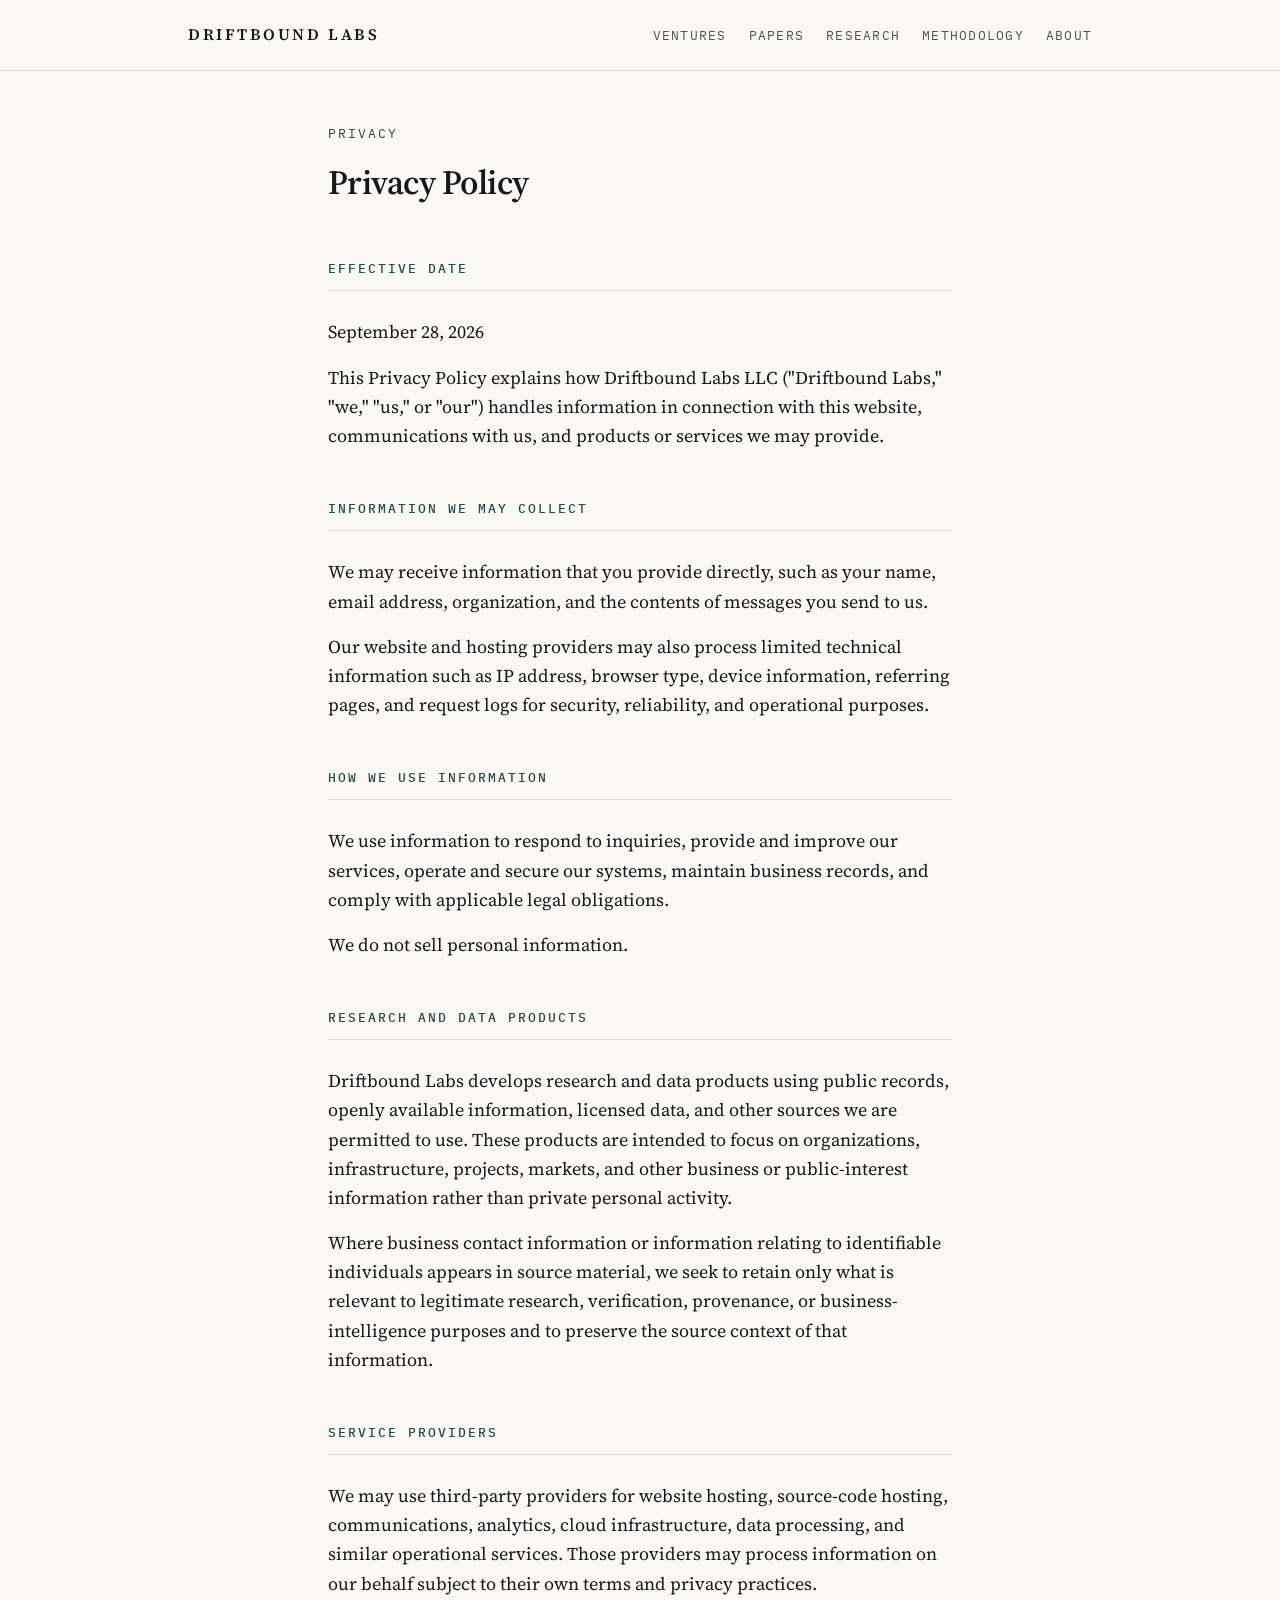
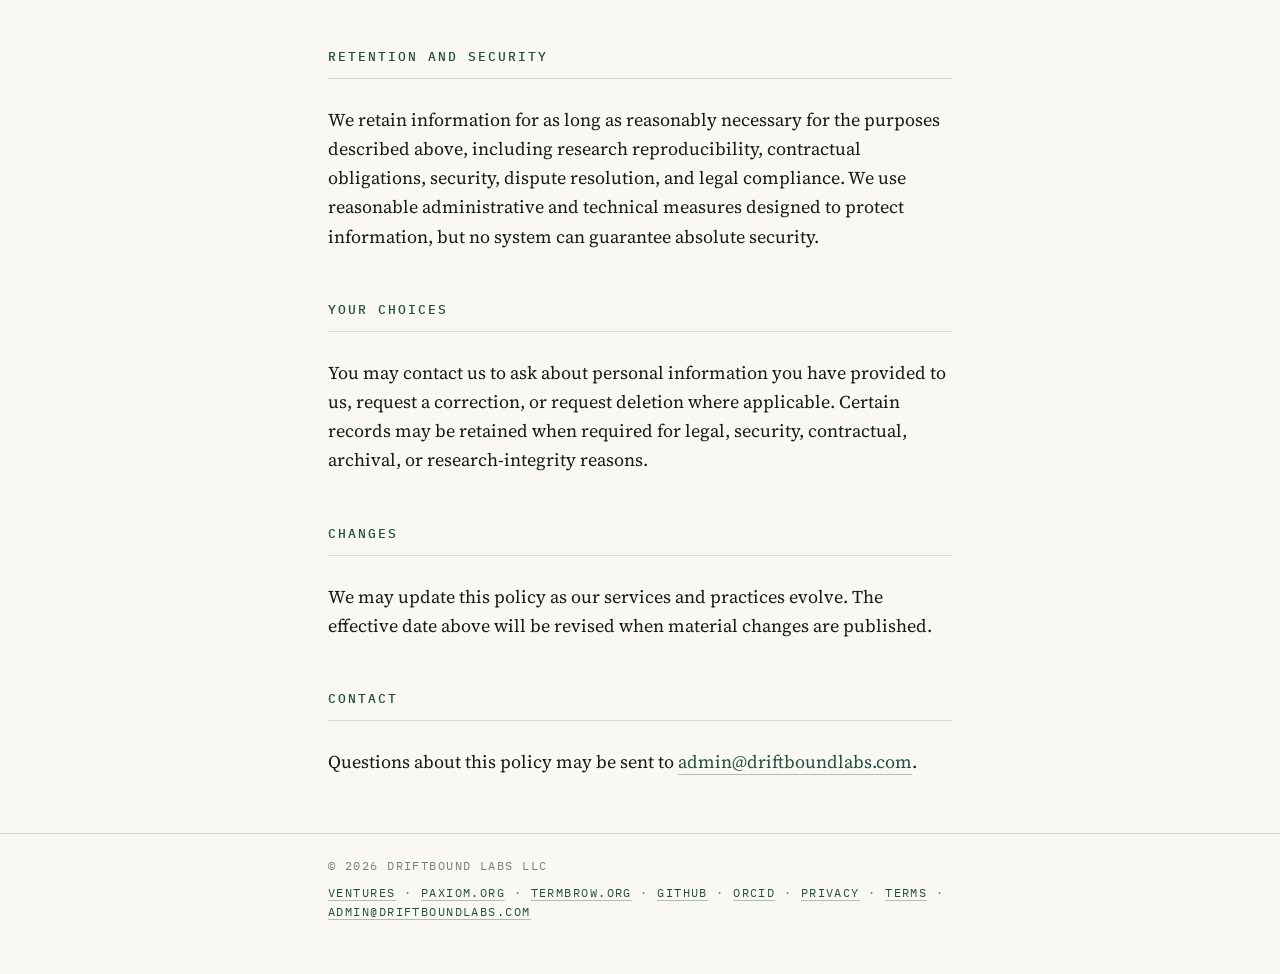
<file: privacy.html>
<!DOCTYPE html>
<html lang="en">
<head>
<meta charset="utf-8">
<meta name="viewport" content="width=device-width, initial-scale=1">
<title>Privacy Policy — Driftbound Labs</title>
<meta name="description" content="Privacy Policy for Driftbound Labs.">
<meta name="color-scheme" content="light dark">
<meta property="og:type" content="website">
<meta property="og:title" content="Privacy Policy — Driftbound Labs">
<meta property="og:description" content="How Driftbound Labs handles information.">
<meta property="og:url" content="https://driftboundlabs.com/privacy.html">
<link rel="canonical" href="https://driftboundlabs.com/privacy.html">
<link rel="icon" type="image/svg+xml" href="/favicon.svg">
<link rel="preconnect" href="https://fonts.googleapis.com">
<link rel="preconnect" href="https://fonts.gstatic.com" crossorigin>
<link href="https://fonts.googleapis.com/css2?family=Source+Serif+4:ital,opsz,wght@0,8..60,400;0,8..60,600;1,8..60,400&family=IBM+Plex+Mono:wght@400;500&display=swap" rel="stylesheet">
<link rel="stylesheet" href="/style.css">
</head>
<body>

<header class="site">
  <div class="nav">
    <a class="wordmark" href="/">Driftbound Labs</a>
    <nav>
      <a href="/ventures.html">Ventures</a>
      <a href="/papers.html">Papers</a>
      <a href="/research.html">Research</a>
      <a href="/methodology.html">Methodology</a>
      <a href="/about.html">About</a>
    </nav>
  </div>
</header>

<main>
  <div class="wrap">

    <div class="pagehead">
      <span class="kicker">Privacy</span>
      <h1>Privacy Policy</h1>
    </div>

    <section>
      <span class="section-label">Effective date</span>
      <p>September 28, 2026</p>
      <p>This Privacy Policy explains how Driftbound Labs LLC ("Driftbound Labs," "we," "us," or "our") handles information in connection with this website, communications with us, and products or services we may provide.</p>
    </section>

    <section>
      <span class="section-label">Information we may collect</span>
      <p>We may receive information that you provide directly, such as your name, email address, organization, and the contents of messages you send to us.</p>
      <p>Our website and hosting providers may also process limited technical information such as IP address, browser type, device information, referring pages, and request logs for security, reliability, and operational purposes.</p>
    </section>

    <section>
      <span class="section-label">How we use information</span>
      <p>We use information to respond to inquiries, provide and improve our services, operate and secure our systems, maintain business records, and comply with applicable legal obligations.</p>
      <p>We do not sell personal information.</p>
    </section>

    <section>
      <span class="section-label">Research and data products</span>
      <p>Driftbound Labs develops research and data products using public records, openly available information, licensed data, and other sources we are permitted to use. These products are intended to focus on organizations, infrastructure, projects, markets, and other business or public-interest information rather than private personal activity.</p>
      <p>Where business contact information or information relating to identifiable individuals appears in source material, we seek to retain only what is relevant to legitimate research, verification, provenance, or business-intelligence purposes and to preserve the source context of that information.</p>
    </section>

    <section>
      <span class="section-label">Service providers</span>
      <p>We may use third-party providers for website hosting, source-code hosting, communications, analytics, cloud infrastructure, data processing, and similar operational services. Those providers may process information on our behalf subject to their own terms and privacy practices.</p>
    </section>

    <section>
      <span class="section-label">Retention and security</span>
      <p>We retain information for as long as reasonably necessary for the purposes described above, including research reproducibility, contractual obligations, security, dispute resolution, and legal compliance. We use reasonable administrative and technical measures designed to protect information, but no system can guarantee absolute security.</p>
    </section>

    <section>
      <span class="section-label">Your choices</span>
      <p>You may contact us to ask about personal information you have provided to us, request a correction, or request deletion where applicable. Certain records may be retained when required for legal, security, contractual, archival, or research-integrity reasons.</p>
    </section>

    <section>
      <span class="section-label">Changes</span>
      <p>We may update this policy as our services and practices evolve. The effective date above will be revised when material changes are published.</p>
    </section>

    <section>
      <span class="section-label">Contact</span>
      <p>Questions about this policy may be sent to <a href="mailto:admin@driftboundlabs.com">admin@driftboundlabs.com</a>.</p>
    </section>

  </div>
</main>

<footer>
  <div class="wrap">
    <span class="mono">&copy; 2026 Driftbound Labs LLC</span>
    <span class="mono">
      <a href="/ventures.html">Ventures</a>
      ·
      <a href="https://paxiom.org">paxiom.org</a>
      ·
      <a href="https://termbrow.org">termbrow.org</a>
      ·
      <a href="https://github.com/k-luecke">GitHub</a>
      ·
      <a href="https://orcid.org/0009-0008-0202-7852">ORCID</a>
      ·
      <a href="/privacy.html">Privacy</a>
      ·
      <a href="/terms.html">Terms</a>
      ·
      <a href="mailto:admin@driftboundlabs.com">admin@driftboundlabs.com</a>
    </span>
  </div>
</footer>

</body>
</html>
</file>
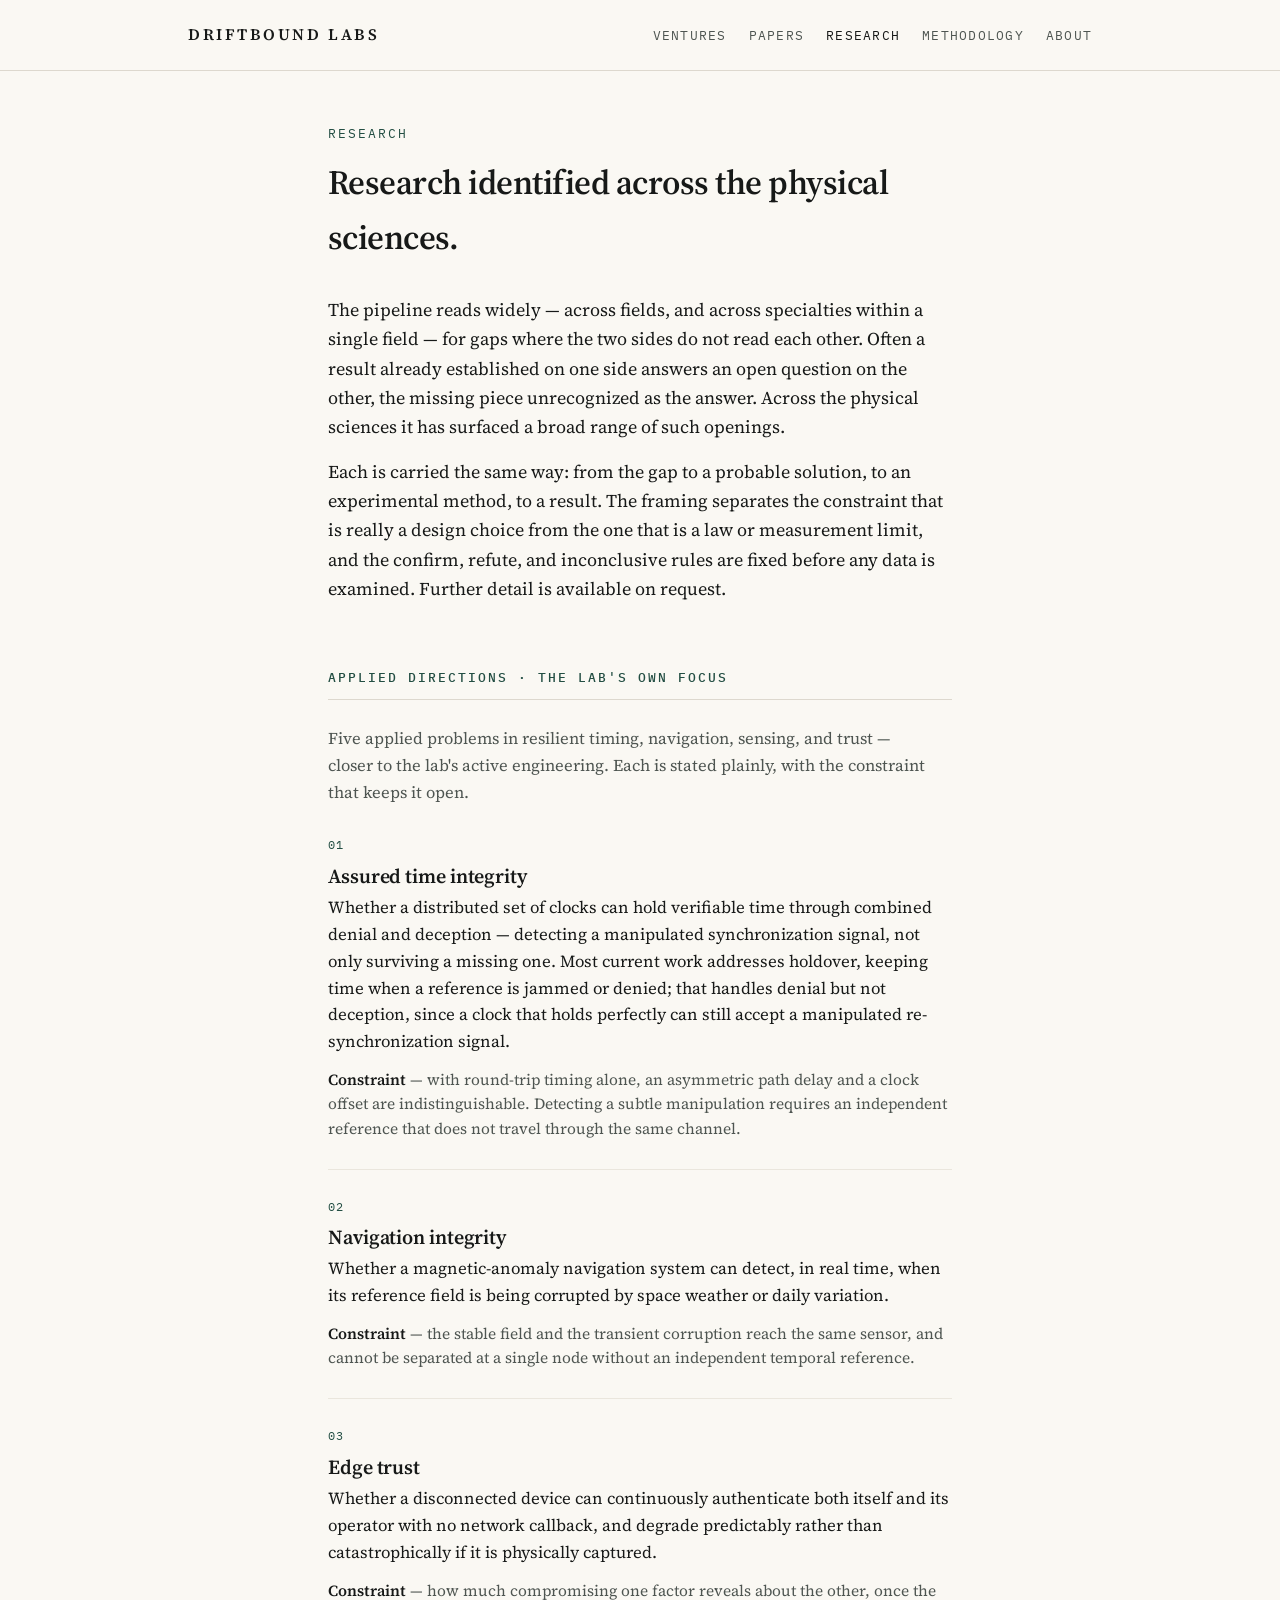
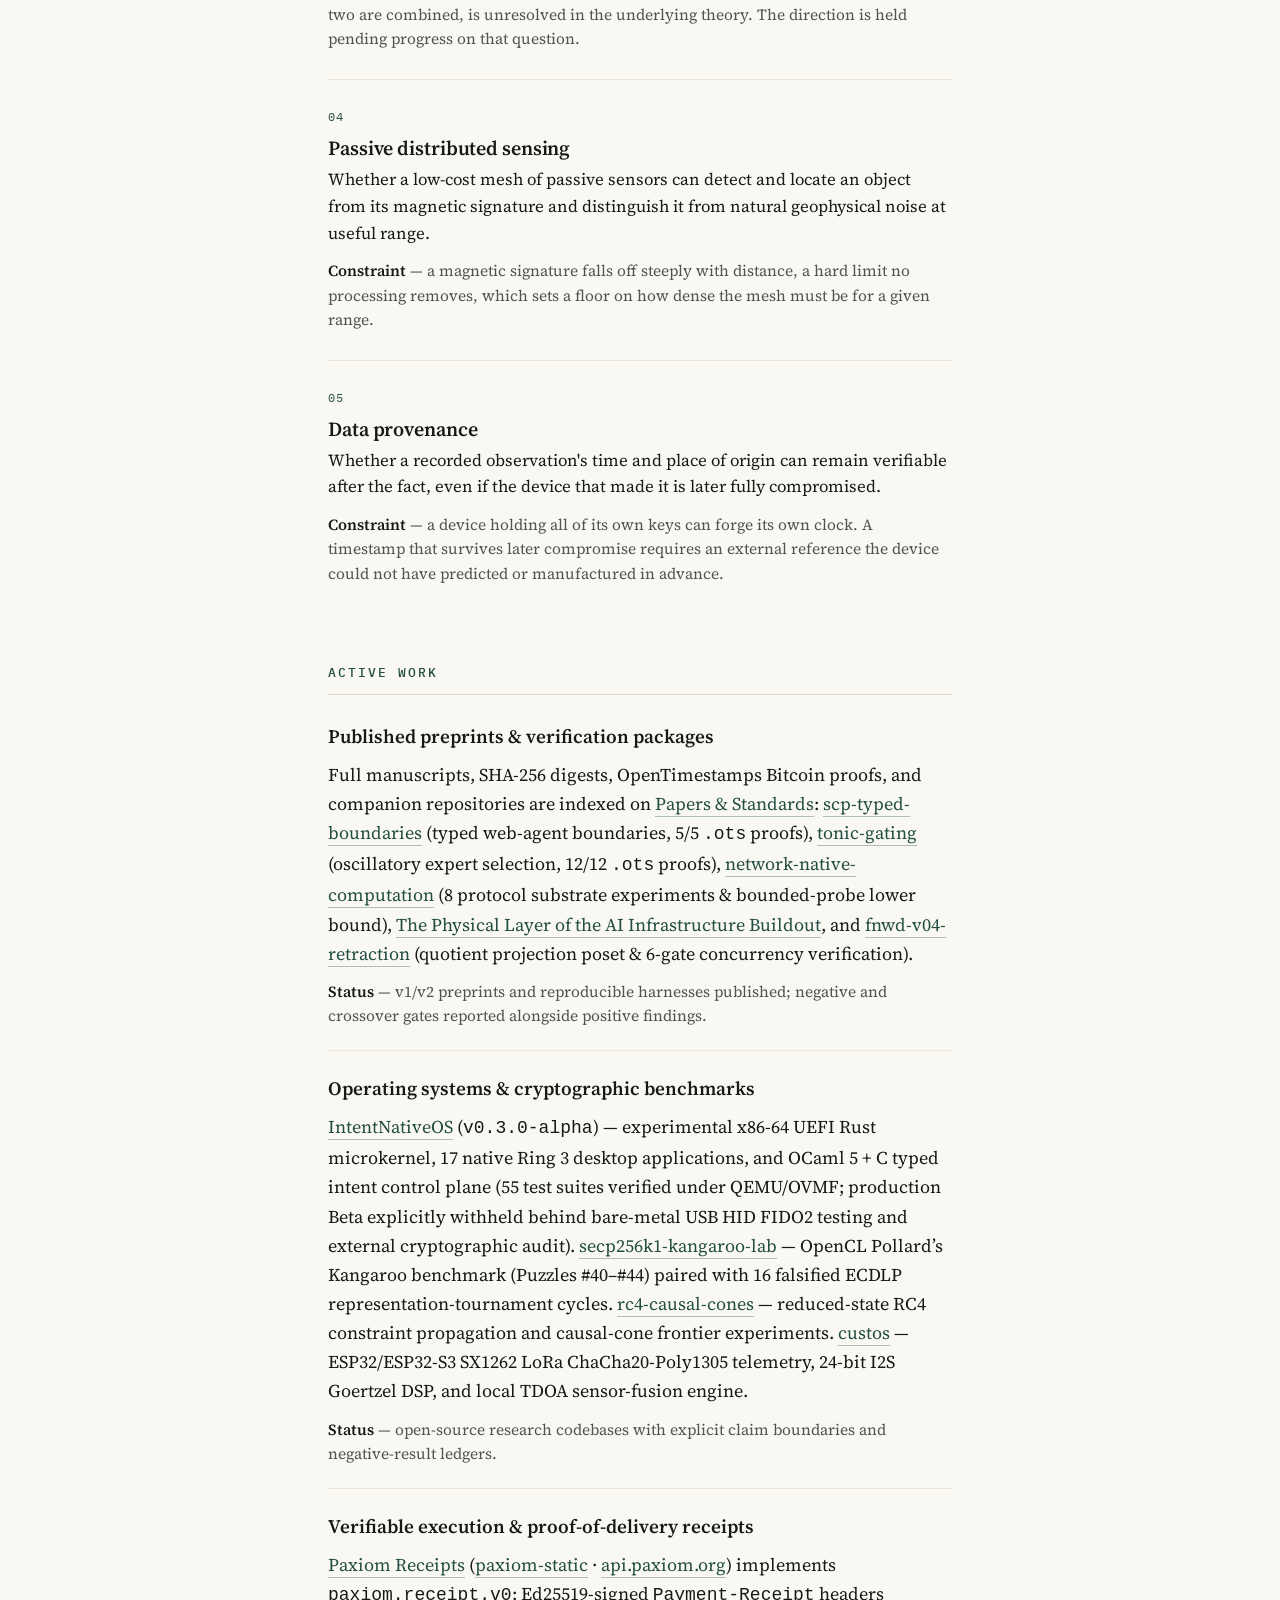
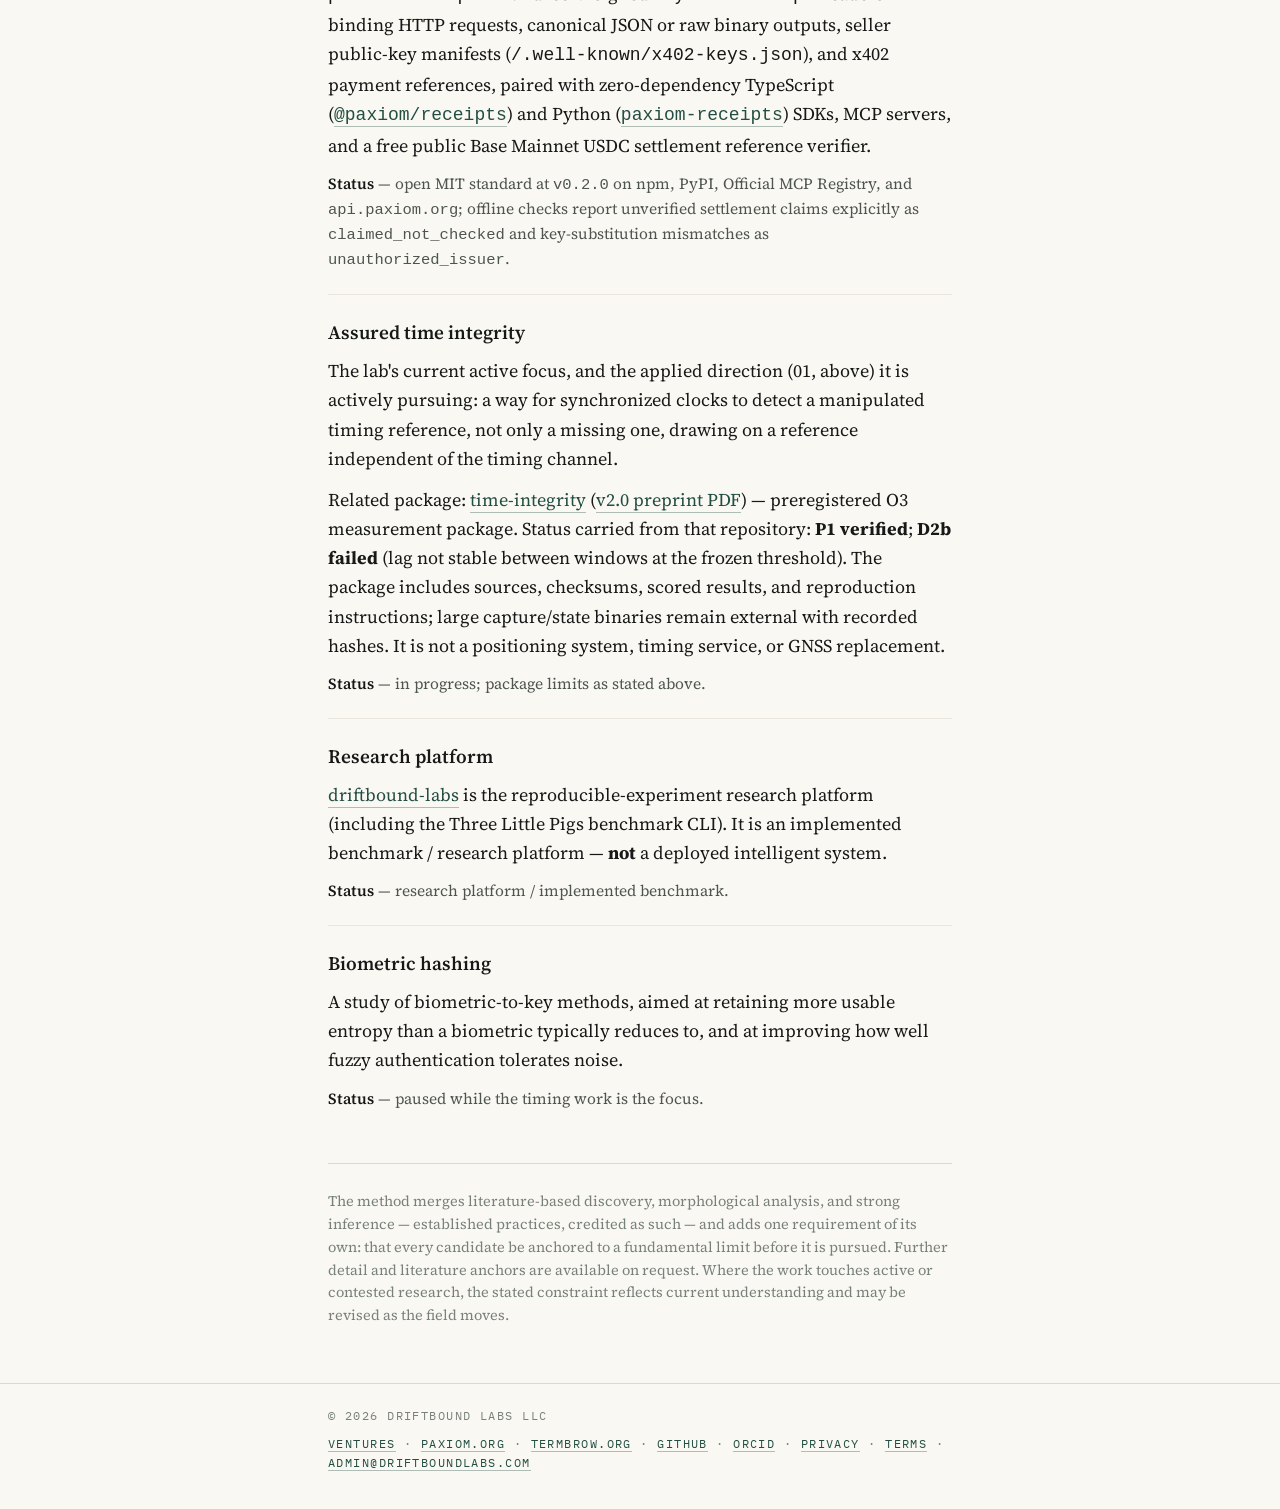
<file: research.html>
<!DOCTYPE html>
<html lang="en">
<head>
<meta charset="utf-8">
<meta name="viewport" content="width=device-width, initial-scale=1">
<title>Research — Driftbound Labs</title>
<meta name="description" content="Applied across the physical sciences, the Driftbound Labs pipeline has identified research that could close a broad range of open problems. Applied directions and active work.">
<meta name="color-scheme" content="light dark">
<meta property="og:type" content="website">
<meta property="og:title" content="Research — Driftbound Labs">
<meta property="og:description" content="Research identified across the physical sciences; the lab's applied directions and active work.">
<meta property="og:url" content="https://driftboundlabs.com/research.html">
<link rel="canonical" href="https://driftboundlabs.com/research.html">
<link rel="icon" type="image/svg+xml" href="/favicon.svg">
<link rel="preconnect" href="https://fonts.googleapis.com">
<link rel="preconnect" href="https://fonts.gstatic.com" crossorigin>
<link href="https://fonts.googleapis.com/css2?family=Source+Serif+4:ital,opsz,wght@0,8..60,400;0,8..60,600;1,8..60,400&family=IBM+Plex+Mono:wght@400;500&display=swap" rel="stylesheet">
<link rel="stylesheet" href="/style.css">
</head>
<body>

<header class="site">
  <div class="nav">
    <a class="wordmark" href="/">Driftbound Labs</a>
    <nav>
      <a href="/ventures.html">Ventures</a>
      <a href="/papers.html">Papers</a>
      <a href="/research.html" aria-current="page">Research</a>
      <a href="/methodology.html">Methodology</a>
      <a href="/about.html">About</a>
    </nav>
  </div>
</header>

<main>
  <div class="wrap">

    <div class="pagehead">
      <span class="kicker">Research</span>
      <h1>Research identified across the physical sciences.</h1>
    </div>

    <div class="prose">
      <p>The pipeline reads widely — across fields, and across specialties within a single
      field — for gaps where the two sides do not read each other. Often a result already
      established on one side answers an open question on the other, the missing piece
      unrecognized as the answer. Across the physical sciences it has surfaced a broad
      range of such openings.</p>

      <p>Each is carried the same way: from the gap to a probable solution, to an
      experimental method, to a result. The framing separates the constraint that is
      really a design choice from the one that is a law or measurement limit, and the
      confirm, refute, and inconclusive rules are fixed before any data is examined.
      Further detail is available on request.</p>
    </div>

    <!-- ================= APPLIED DIRECTIONS ================= -->
    <section id="applied-directions">
      <span class="section-label">Applied Directions · the lab's own focus</span>
      <p class="intro">Five applied problems in resilient timing, navigation, sensing, and
      trust — closer to the lab's active engineering. Each is stated plainly, with the
      constraint that keeps it open.</p>

      <div class="entry">
        <span class="field"><span class="num">01</span></span>
        <h3>Assured time integrity</h3>
        <p class="qtext">Whether a distributed set of clocks can hold verifiable time
        through combined denial and deception — detecting a manipulated synchronization
        signal, not only surviving a missing one. Most current work addresses holdover,
        keeping time when a reference is jammed or denied; that handles denial but not
        deception, since a clock that holds perfectly can still accept a manipulated
        re-synchronization signal.</p>
        <p class="note"><span class="note-label">Constraint</span> — with round-trip
        timing alone, an asymmetric path delay and a clock offset are indistinguishable.
        Detecting a subtle manipulation requires an independent reference that does not
        travel through the same channel.</p>
      </div>

      <div class="entry">
        <span class="field"><span class="num">02</span></span>
        <h3>Navigation integrity</h3>
        <p class="qtext">Whether a magnetic-anomaly navigation system can detect, in real
        time, when its reference field is being corrupted by space weather or daily
        variation.</p>
        <p class="note"><span class="note-label">Constraint</span> — the stable field and
        the transient corruption reach the same sensor, and cannot be separated at a
        single node without an independent temporal reference.</p>
      </div>

      <div class="entry">
        <span class="field"><span class="num">03</span></span>
        <h3>Edge trust</h3>
        <p class="qtext">Whether a disconnected device can continuously authenticate both
        itself and its operator with no network callback, and degrade predictably rather
        than catastrophically if it is physically captured.</p>
        <p class="note"><span class="note-label">Constraint</span> — how much compromising
        one factor reveals about the other, once the two are combined, is unresolved in
        the underlying theory. The direction is held pending progress on that question.</p>
      </div>

      <div class="entry">
        <span class="field"><span class="num">04</span></span>
        <h3>Passive distributed sensing</h3>
        <p class="qtext">Whether a low-cost mesh of passive sensors can detect and locate
        an object from its magnetic signature and distinguish it from natural geophysical
        noise at useful range.</p>
        <p class="note"><span class="note-label">Constraint</span> — a magnetic signature
        falls off steeply with distance, a hard limit no processing removes, which sets a
        floor on how dense the mesh must be for a given range.</p>
      </div>

      <div class="entry">
        <span class="field"><span class="num">05</span></span>
        <h3>Data provenance</h3>
        <p class="qtext">Whether a recorded observation's time and place of origin can
        remain verifiable after the fact, even if the device that made it is later fully
        compromised.</p>
        <p class="note"><span class="note-label">Constraint</span> — a device holding all
        of its own keys can forge its own clock. A timestamp that survives later
        compromise requires an external reference the device could not have predicted or
        manufactured in advance.</p>
      </div>
    </section>

    <!-- ================= ACTIVE WORK ================= -->
    <section id="active-work">
      <span class="section-label">Active Work</span>

      <div class="project">
        <h3>Published preprints &amp; verification packages</h3>
        <p>Full manuscripts, SHA-256 digests, OpenTimestamps Bitcoin proofs, and companion
        repositories are indexed on <a href="/papers.html">Papers &amp; Standards</a>:
        <a href="https://github.com/k-luecke/scp-typed-boundaries">scp-typed-boundaries</a>
        (typed web-agent boundaries, 5/5 <code>.ots</code> proofs),
        <a href="https://github.com/k-luecke/tonic-gating">tonic-gating</a>
        (oscillatory expert selection, 12/12 <code>.ots</code> proofs),
        <a href="https://github.com/k-luecke/network-native-computation">network-native-computation</a>
        (8 protocol substrate experiments &amp; bounded-probe lower bound),
        <a href="/papers/AI_Infrastructure_Buildout_Whitepaper.pdf">The Physical Layer of the AI Infrastructure Buildout</a>,
        and <a href="https://github.com/k-luecke/fnwd-v04-retraction">fnwd-v04-retraction</a>
        (quotient projection poset &amp; 6-gate concurrency verification).</p>
        <p class="note"><span class="note-label">Status</span> — v1/v2 preprints and
        reproducible harnesses published; negative and crossover gates reported alongside
        positive findings.</p>
      </div>

      <div class="project">
        <h3>Operating systems &amp; cryptographic benchmarks</h3>
        <p><a href="https://github.com/k-luecke/IntentNativeOS">IntentNativeOS</a>
        (<code>v0.3.0-alpha</code>) — experimental x86-64 UEFI Rust microkernel,
        17 native Ring 3 desktop applications, and OCaml 5 + C typed intent control plane
        (55 test suites verified under QEMU/OVMF; production Beta explicitly withheld behind
        bare-metal USB HID FIDO2 testing and external cryptographic audit).
        <a href="https://github.com/k-luecke/secp256k1-kangaroo-lab">secp256k1-kangaroo-lab</a>
        — OpenCL Pollard&rsquo;s Kangaroo benchmark (Puzzles #40&ndash;#44) paired with
        16 falsified ECDLP representation-tournament cycles.
        <a href="https://github.com/k-luecke/rc4-causal-cones">rc4-causal-cones</a>
        — reduced-state RC4 constraint propagation and causal-cone frontier experiments.
        <a href="https://github.com/k-luecke/custos">custos</a>
        — ESP32/ESP32-S3 SX1262 LoRa ChaCha20-Poly1305 telemetry, 24-bit I2S Goertzel DSP,
        and local TDOA sensor-fusion engine.</p>
        <p class="note"><span class="note-label">Status</span> — open-source research
        codebases with explicit claim boundaries and negative-result ledgers.</p>
      </div>

      <div class="project">
        <h3>Verifiable execution &amp; proof-of-delivery receipts</h3>
        <p><a href="https://paxiom.org">Paxiom Receipts</a>
        (<a href="https://github.com/k-luecke/paxiom-static">paxiom-static</a> ·
        <a href="https://api.paxiom.org/version">api.paxiom.org</a>)
        implements <code>paxiom.receipt.v0</code>: Ed25519-signed <code>Payment-Receipt</code> headers binding HTTP
        requests, canonical JSON or raw binary outputs, seller public-key manifests (<code>/.well-known/x402-keys.json</code>), and x402 payment references, paired with zero-dependency
        TypeScript (<a href="https://www.npmjs.com/package/@paxiom/receipts"><code>@paxiom/receipts</code></a>)
        and Python (<a href="https://pypi.org/project/paxiom-receipts/"><code>paxiom-receipts</code></a>)
        SDKs, MCP servers, and a free public Base Mainnet USDC settlement reference verifier.</p>
        <p class="note"><span class="note-label">Status</span> — open MIT standard at <code>v0.2.0</code> on npm,
        PyPI, Official MCP Registry, and <code>api.paxiom.org</code>; offline checks report unverified settlement
        claims explicitly as <code>claimed_not_checked</code> and key-substitution mismatches as <code>unauthorized_issuer</code>.</p>
      </div>

      <div class="project">
        <h3>Assured time integrity</h3>
        <p>The lab's current active focus, and the applied direction (01, above) it is
        actively pursuing: a way for synchronized clocks to detect a manipulated timing
        reference, not only a missing one, drawing on a reference independent of the
        timing channel.</p>
        <p>Related package:
        <a href="https://github.com/k-luecke/time-integrity">time-integrity</a>
        (<a href="/papers/Schumann_Clock_Integrity_v2.pdf">v2.0 preprint PDF</a>)
        — preregistered O3 measurement package.
        Status carried from that repository: <strong>P1 verified</strong>;
        <strong>D2b failed</strong> (lag not stable between windows at the frozen
        threshold). The package includes sources, checksums, scored results, and
        reproduction instructions; large capture/state binaries remain external with
        recorded hashes. It is not a positioning system, timing service, or GNSS
        replacement.</p>
        <p class="note"><span class="note-label">Status</span> — in progress; package
        limits as stated above.</p>
      </div>

      <div class="project">
        <h3>Research platform</h3>
        <p><a href="https://github.com/k-luecke/driftbound-labs">driftbound-labs</a>
        is the reproducible-experiment research platform (including the Three Little Pigs
        benchmark CLI). It is an implemented benchmark / research platform —
        <strong>not</strong> a deployed intelligent system.</p>
        <p class="note"><span class="note-label">Status</span> — research platform /
        implemented benchmark.</p>
      </div>

      <div class="project">
        <h3>Biometric hashing</h3>
        <p>A study of biometric-to-key methods, aimed at retaining more usable entropy
        than a biometric typically reduces to, and at improving how well fuzzy
        authentication tolerates noise.</p>
        <p class="note"><span class="note-label">Status</span> — paused while the timing
        work is the focus.</p>
      </div>
    </section>

    <!-- ================= COLOPHON ================= -->
    <div class="colophon">
      <p>The method merges literature-based discovery, morphological analysis, and strong
      inference — established practices, credited as such — and adds one requirement of its
      own: that every candidate be anchored to a fundamental limit before it is pursued.
      Further detail and literature anchors are available on request. Where the work
      touches active or contested research, the stated constraint reflects current
      understanding and may be revised as the field moves.</p>
    </div>

  </div>
</main>

<footer>
  <div class="wrap">
    <span class="mono">&copy; 2026 Driftbound Labs LLC</span>
    <span class="mono">
      <a href="/ventures.html">Ventures</a>
      ·
      <a href="https://paxiom.org">paxiom.org</a>
      ·
      <a href="https://termbrow.org">termbrow.org</a>
      ·
      <a href="https://github.com/k-luecke">GitHub</a>
      ·
      <a href="https://orcid.org/0009-0008-0202-7852">ORCID</a>
      ·
      <a href="/privacy.html">Privacy</a>
      ·
      <a href="/terms.html">Terms</a>
      ·
      <a href="mailto:admin@driftboundlabs.com">admin@driftboundlabs.com</a>
    </span>
  </div>
</footer>

</body>
</html>
</file>
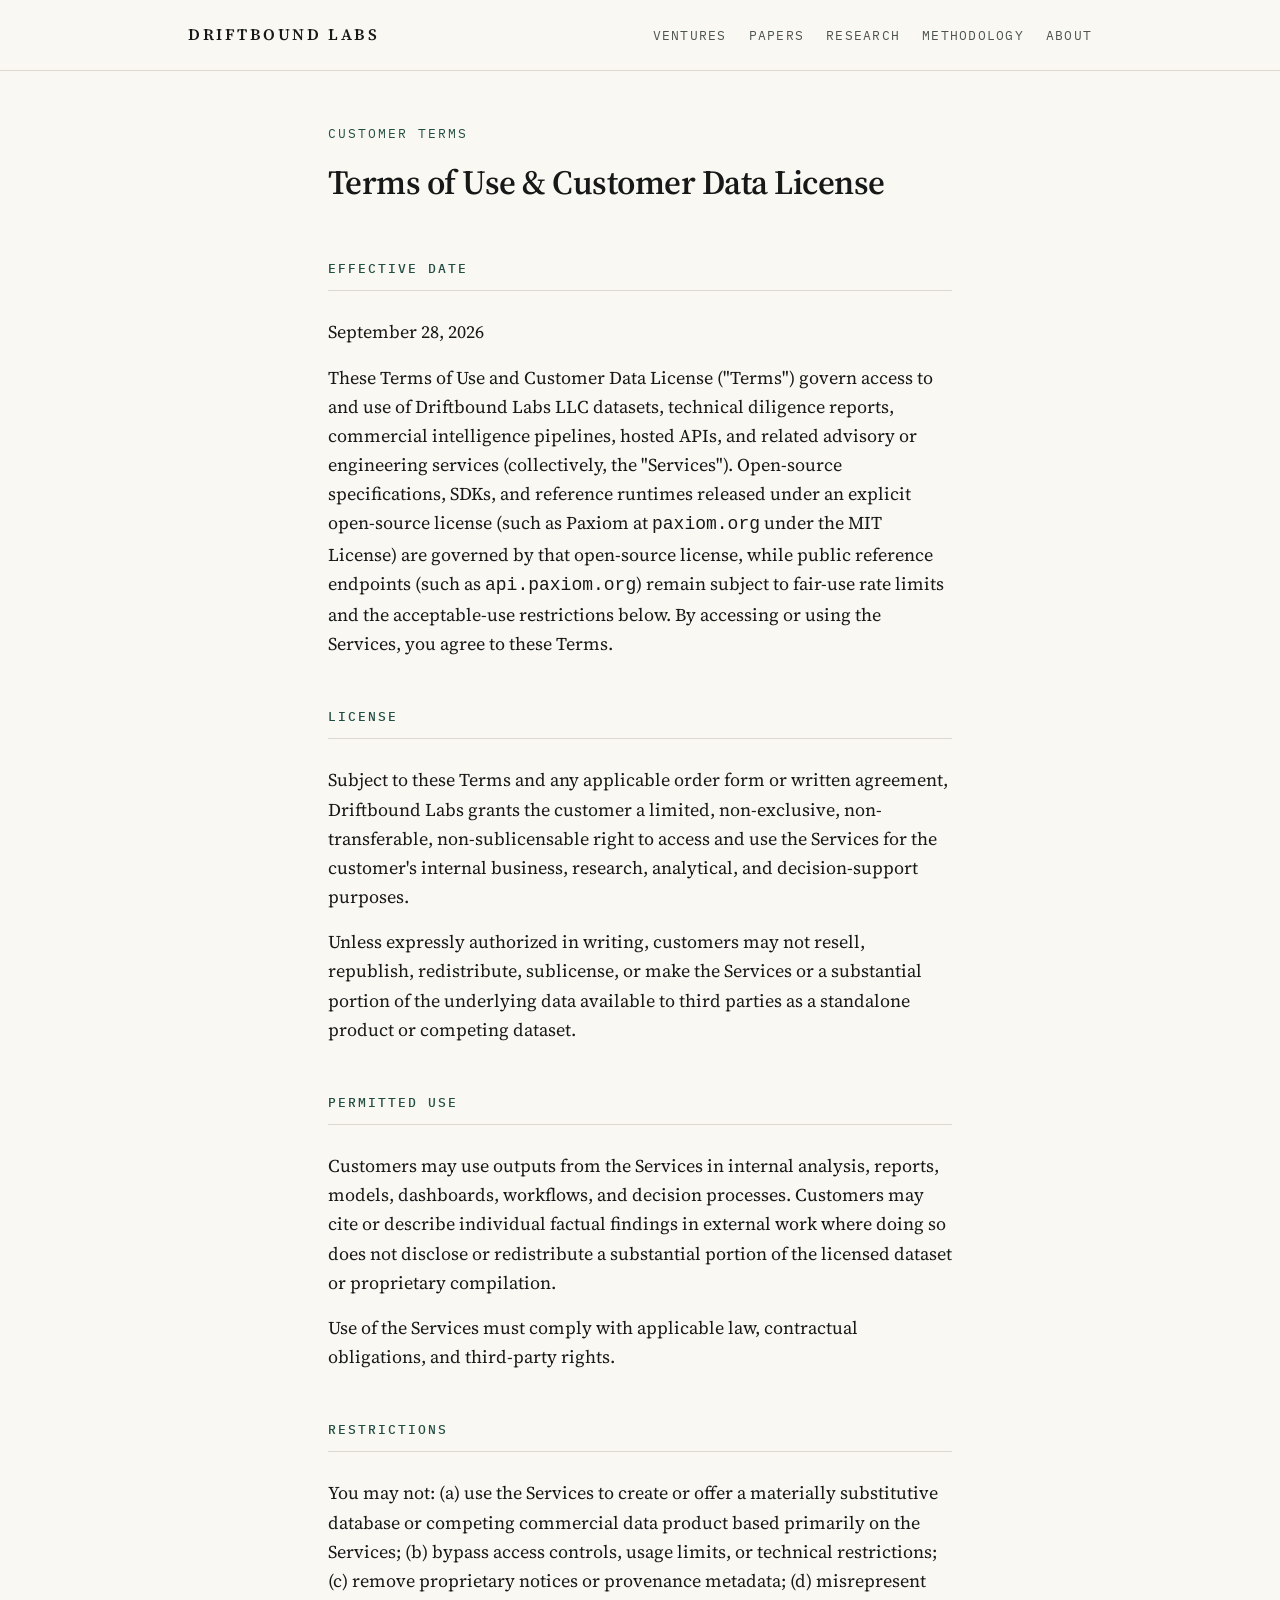
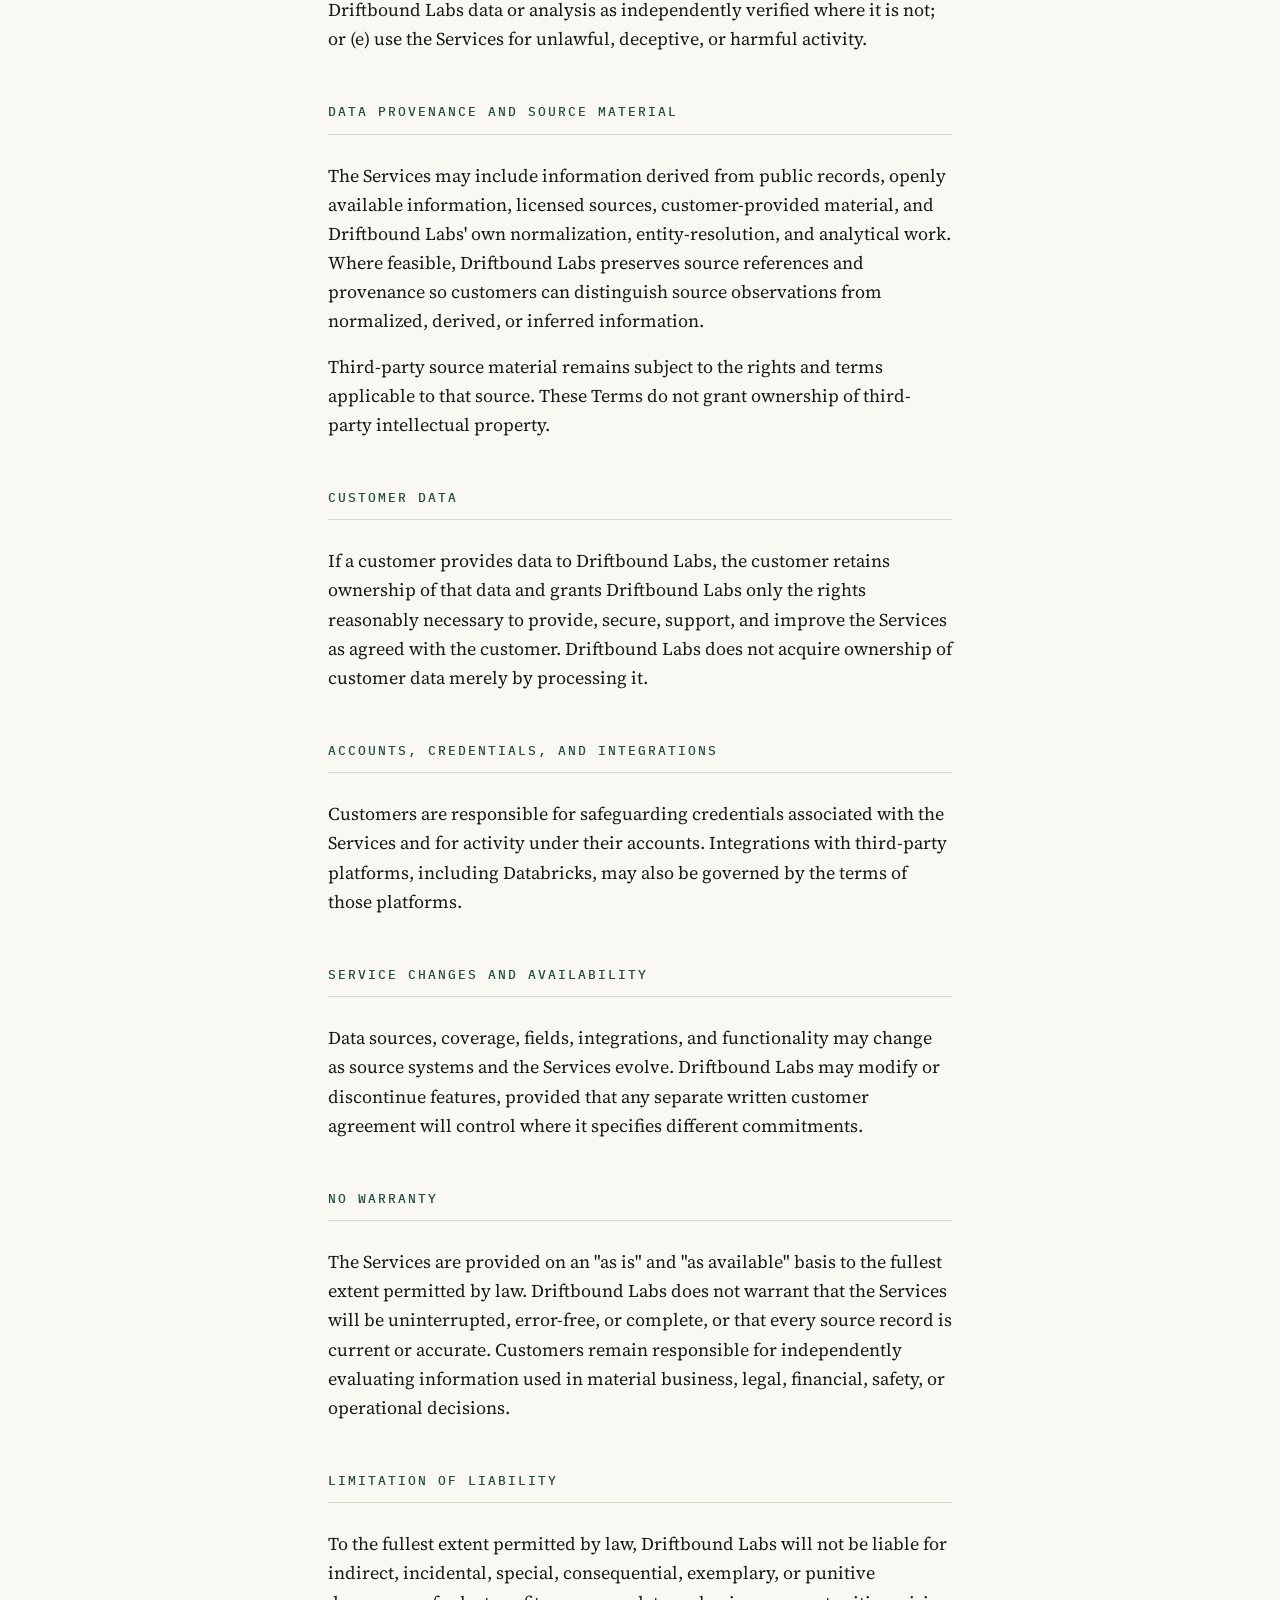
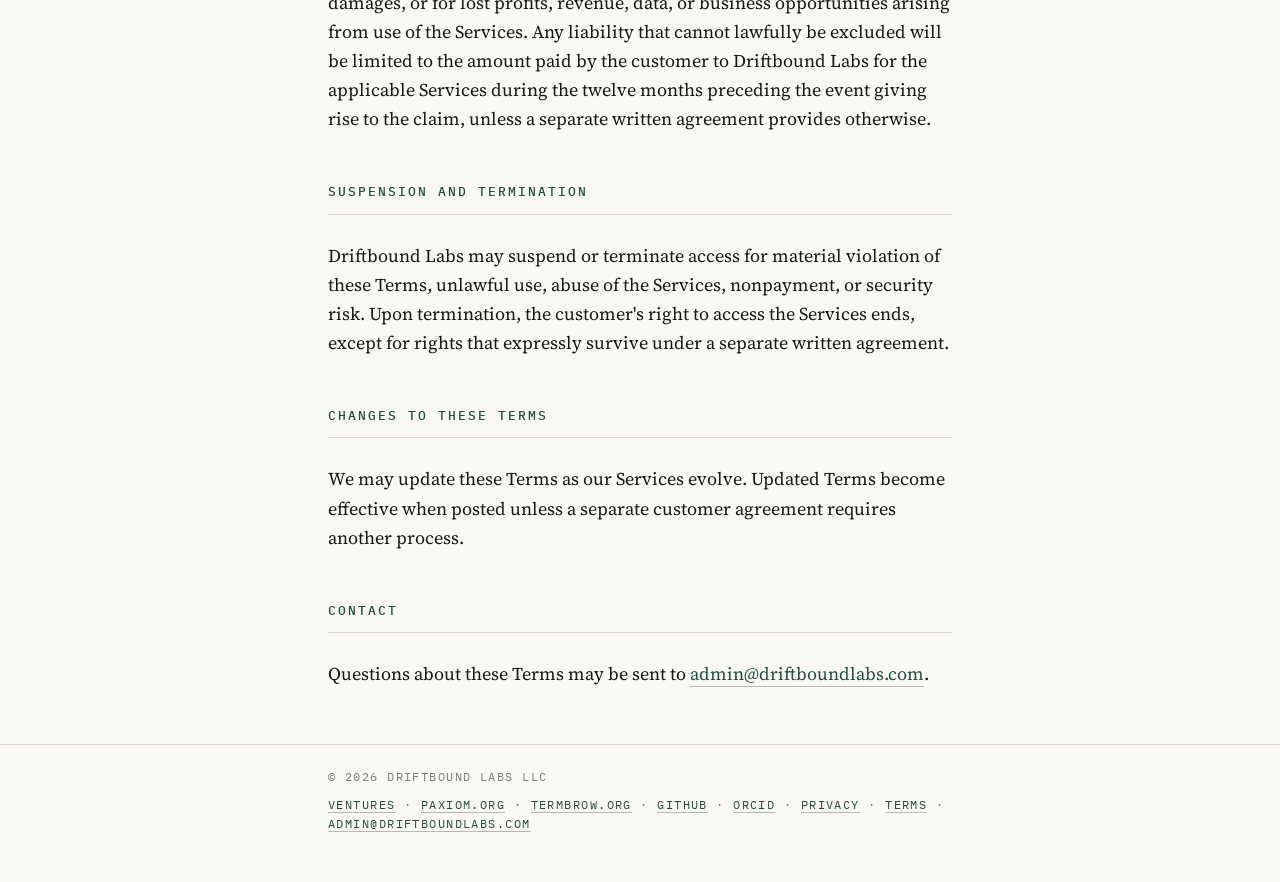
<file: terms.html>
<!DOCTYPE html>
<html lang="en">
<head>
<meta charset="utf-8">
<meta name="viewport" content="width=device-width, initial-scale=1">
<title>Terms of Use — Driftbound Labs</title>
<meta name="description" content="Terms of Use and Customer Data License for Driftbound Labs products and services.">
<meta name="color-scheme" content="light dark">
<meta property="og:type" content="website">
<meta property="og:title" content="Terms of Use — Driftbound Labs">
<meta property="og:description" content="Customer terms for Driftbound Labs products, data, APIs, and integrations.">
<meta property="og:url" content="https://driftboundlabs.com/terms.html">
<link rel="canonical" href="https://driftboundlabs.com/terms.html">
<link rel="icon" type="image/svg+xml" href="/favicon.svg">
<link rel="preconnect" href="https://fonts.googleapis.com">
<link rel="preconnect" href="https://fonts.gstatic.com" crossorigin>
<link href="https://fonts.googleapis.com/css2?family=Source+Serif+4:ital,opsz,wght@0,8..60,400;0,8..60,600;1,8..60,400&family=IBM+Plex+Mono:wght@400;500&display=swap" rel="stylesheet">
<link rel="stylesheet" href="/style.css">
</head>
<body>

<header class="site">
  <div class="nav">
    <a class="wordmark" href="/">Driftbound Labs</a>
    <nav>
      <a href="/ventures.html">Ventures</a>
      <a href="/papers.html">Papers</a>
      <a href="/research.html">Research</a>
      <a href="/methodology.html">Methodology</a>
      <a href="/about.html">About</a>
    </nav>
  </div>
</header>

<main>
  <div class="wrap">

    <div class="pagehead">
      <span class="kicker">Customer terms</span>
      <h1>Terms of Use & Customer Data License</h1>
    </div>

    <section>
      <span class="section-label">Effective date</span>
      <p>September 28, 2026</p>
      <p>These Terms of Use and Customer Data License ("Terms") govern access to and use of Driftbound Labs LLC datasets, technical diligence reports, commercial intelligence pipelines, hosted APIs, and related advisory or engineering services (collectively, the "Services"). Open-source specifications, SDKs, and reference runtimes released under an explicit open-source license (such as Paxiom at <code>paxiom.org</code> under the MIT License) are governed by that open-source license, while public reference endpoints (such as <code>api.paxiom.org</code>) remain subject to fair-use rate limits and the acceptable-use restrictions below. By accessing or using the Services, you agree to these Terms.</p>
    </section>

    <section>
      <span class="section-label">License</span>
      <p>Subject to these Terms and any applicable order form or written agreement, Driftbound Labs grants the customer a limited, non-exclusive, non-transferable, non-sublicensable right to access and use the Services for the customer's internal business, research, analytical, and decision-support purposes.</p>
      <p>Unless expressly authorized in writing, customers may not resell, republish, redistribute, sublicense, or make the Services or a substantial portion of the underlying data available to third parties as a standalone product or competing dataset.</p>
    </section>

    <section>
      <span class="section-label">Permitted use</span>
      <p>Customers may use outputs from the Services in internal analysis, reports, models, dashboards, workflows, and decision processes. Customers may cite or describe individual factual findings in external work where doing so does not disclose or redistribute a substantial portion of the licensed dataset or proprietary compilation.</p>
      <p>Use of the Services must comply with applicable law, contractual obligations, and third-party rights.</p>
    </section>

    <section>
      <span class="section-label">Restrictions</span>
      <p>You may not: (a) use the Services to create or offer a materially substitutive database or competing commercial data product based primarily on the Services; (b) bypass access controls, usage limits, or technical restrictions; (c) remove proprietary notices or provenance metadata; (d) misrepresent Driftbound Labs data or analysis as independently verified where it is not; or (e) use the Services for unlawful, deceptive, or harmful activity.</p>
    </section>

    <section>
      <span class="section-label">Data provenance and source material</span>
      <p>The Services may include information derived from public records, openly available information, licensed sources, customer-provided material, and Driftbound Labs' own normalization, entity-resolution, and analytical work. Where feasible, Driftbound Labs preserves source references and provenance so customers can distinguish source observations from normalized, derived, or inferred information.</p>
      <p>Third-party source material remains subject to the rights and terms applicable to that source. These Terms do not grant ownership of third-party intellectual property.</p>
    </section>

    <section>
      <span class="section-label">Customer data</span>
      <p>If a customer provides data to Driftbound Labs, the customer retains ownership of that data and grants Driftbound Labs only the rights reasonably necessary to provide, secure, support, and improve the Services as agreed with the customer. Driftbound Labs does not acquire ownership of customer data merely by processing it.</p>
    </section>

    <section>
      <span class="section-label">Accounts, credentials, and integrations</span>
      <p>Customers are responsible for safeguarding credentials associated with the Services and for activity under their accounts. Integrations with third-party platforms, including Databricks, may also be governed by the terms of those platforms.</p>
    </section>

    <section>
      <span class="section-label">Service changes and availability</span>
      <p>Data sources, coverage, fields, integrations, and functionality may change as source systems and the Services evolve. Driftbound Labs may modify or discontinue features, provided that any separate written customer agreement will control where it specifies different commitments.</p>
    </section>

    <section>
      <span class="section-label">No warranty</span>
      <p>The Services are provided on an "as is" and "as available" basis to the fullest extent permitted by law. Driftbound Labs does not warrant that the Services will be uninterrupted, error-free, or complete, or that every source record is current or accurate. Customers remain responsible for independently evaluating information used in material business, legal, financial, safety, or operational decisions.</p>
    </section>

    <section>
      <span class="section-label">Limitation of liability</span>
      <p>To the fullest extent permitted by law, Driftbound Labs will not be liable for indirect, incidental, special, consequential, exemplary, or punitive damages, or for lost profits, revenue, data, or business opportunities arising from use of the Services. Any liability that cannot lawfully be excluded will be limited to the amount paid by the customer to Driftbound Labs for the applicable Services during the twelve months preceding the event giving rise to the claim, unless a separate written agreement provides otherwise.</p>
    </section>

    <section>
      <span class="section-label">Suspension and termination</span>
      <p>Driftbound Labs may suspend or terminate access for material violation of these Terms, unlawful use, abuse of the Services, nonpayment, or security risk. Upon termination, the customer's right to access the Services ends, except for rights that expressly survive under a separate written agreement.</p>
    </section>

    <section>
      <span class="section-label">Changes to these terms</span>
      <p>We may update these Terms as our Services evolve. Updated Terms become effective when posted unless a separate customer agreement requires another process.</p>
    </section>

    <section>
      <span class="section-label">Contact</span>
      <p>Questions about these Terms may be sent to <a href="mailto:admin@driftboundlabs.com">admin@driftboundlabs.com</a>.</p>
    </section>

  </div>
</main>

<footer>
  <div class="wrap">
    <span class="mono">&copy; 2026 Driftbound Labs LLC</span>
    <span class="mono">
      <a href="/ventures.html">Ventures</a>
      ·
      <a href="https://paxiom.org">paxiom.org</a>
      ·
      <a href="https://termbrow.org">termbrow.org</a>
      ·
      <a href="https://github.com/k-luecke">GitHub</a>
      ·
      <a href="https://orcid.org/0009-0008-0202-7852">ORCID</a>
      ·
      <a href="/privacy.html">Privacy</a>
      ·
      <a href="/terms.html">Terms</a>
      ·
      <a href="mailto:admin@driftboundlabs.com">admin@driftboundlabs.com</a>
    </span>
  </div>
</footer>

</body>
</html>
</file>
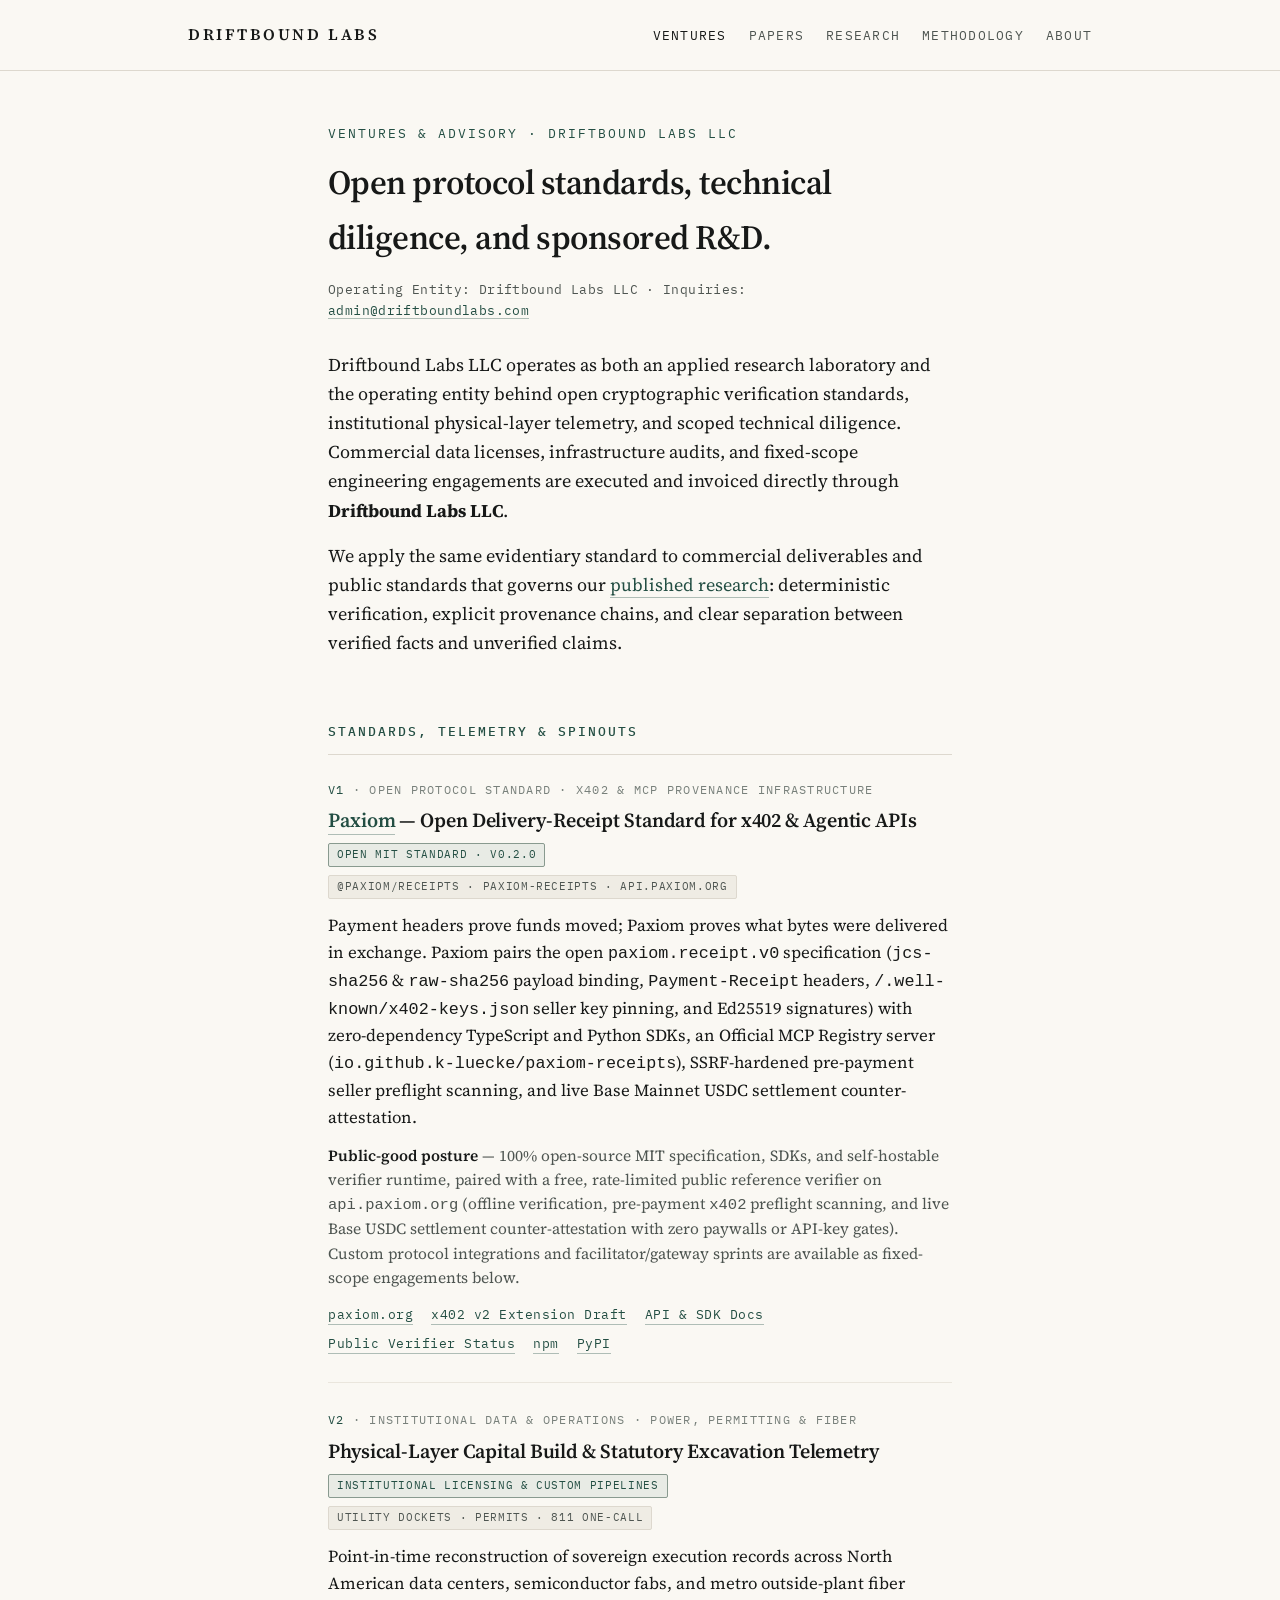
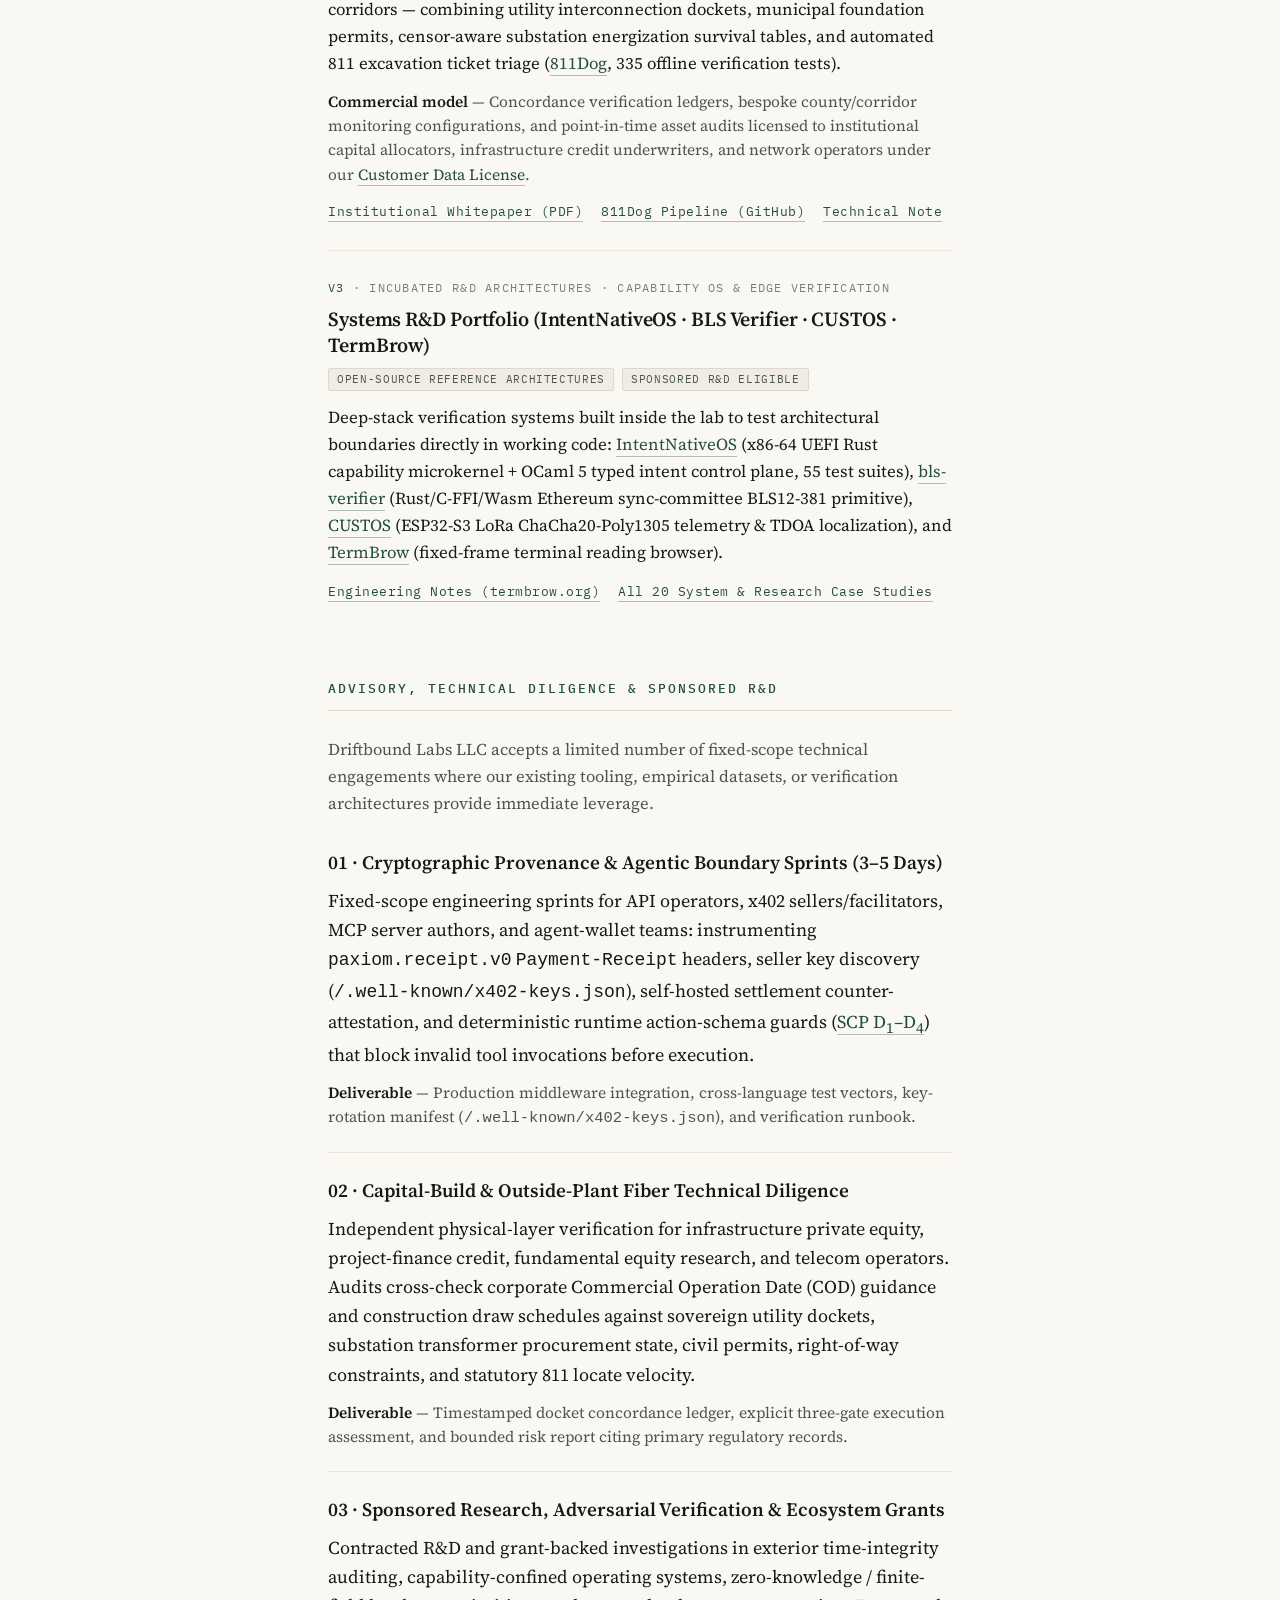
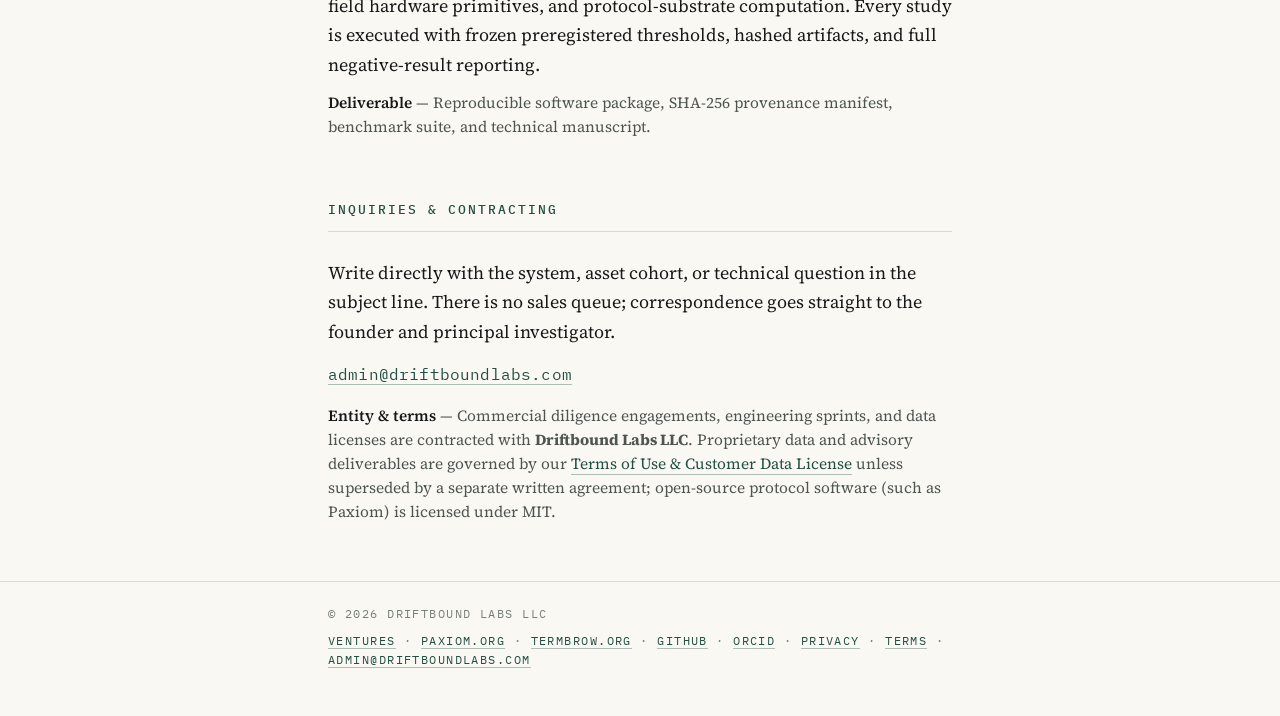
<file: ventures.html>
<!DOCTYPE html>
<html lang="en">
<head>
<meta charset="utf-8">
<meta name="viewport" content="width=device-width, initial-scale=1">
<title>Ventures &amp; Advisory — Driftbound Labs</title>
<meta name="description" content="Open cryptographic verification standards (Paxiom), institutional physical-layer infrastructure diligence, and scoped R&D engagements operated by Driftbound Labs LLC.">
<meta name="color-scheme" content="light dark">
<meta property="og:type" content="website">
<meta property="og:title" content="Ventures &amp; Advisory — Driftbound Labs">
<meta property="og:description" content="Open protocol standards (Paxiom), physical-layer infrastructure diligence, and verification engineering operated by Driftbound Labs LLC.">
<meta property="og:url" content="https://driftboundlabs.com/ventures.html">
<link rel="canonical" href="https://driftboundlabs.com/ventures.html">
<link rel="icon" type="image/svg+xml" href="/favicon.svg">
<link rel="preconnect" href="https://fonts.googleapis.com">
<link rel="preconnect" href="https://fonts.gstatic.com" crossorigin>
<link href="https://fonts.googleapis.com/css2?family=Source+Serif+4:ital,opsz,wght@0,8..60,400;0,8..60,600;1,8..60,400&family=IBM+Plex+Mono:wght@400;500&display=swap" rel="stylesheet">
<link rel="stylesheet" href="/style.css">
</head>
<body>

<header class="site">
  <div class="nav">
    <a class="wordmark" href="/">Driftbound Labs</a>
    <nav>
      <a href="/ventures.html" aria-current="page">Ventures</a>
      <a href="/papers.html">Papers</a>
      <a href="/research.html">Research</a>
      <a href="/methodology.html">Methodology</a>
      <a href="/about.html">About</a>
    </nav>
  </div>
</header>

<main>
  <div class="wrap">

    <div class="pagehead">
      <span class="kicker">Ventures &amp; Advisory · Driftbound Labs LLC</span>
      <h1>Open protocol standards, technical diligence, and sponsored R&amp;D.</h1>
      <p class="author-bar">
        Operating Entity: Driftbound Labs LLC · Inquiries: <a href="mailto:admin@driftboundlabs.com">admin@driftboundlabs.com</a>
      </p>
    </div>

    <div class="prose">
      <p>Driftbound Labs LLC operates as both an applied research laboratory and the operating entity behind open cryptographic verification standards, institutional physical-layer telemetry, and scoped technical diligence. Commercial data licenses, infrastructure audits, and fixed-scope engineering engagements are executed and invoiced directly through <strong>Driftbound Labs LLC</strong>.</p>
      <p>We apply the same evidentiary standard to commercial deliverables and public standards that governs our <a href="/papers.html">published research</a>: deterministic verification, explicit provenance chains, and clear separation between verified facts and unverified claims.</p>
    </div>

    <!-- ================= PLATFORMS & STANDARDS ================= -->
    <section id="platforms">
      <span class="section-label">Standards, Telemetry &amp; Spinouts</span>

      <article class="entry" id="paxiom">
        <span class="field"><span class="num">V1</span> · Open Protocol Standard · x402 &amp; MCP Provenance Infrastructure</span>
        <h3><a href="https://paxiom.org">Paxiom</a> — Open Delivery-Receipt Standard for x402 &amp; Agentic APIs</h3>
        <div class="badges">
          <span class="badge badge-ots">Open MIT Standard · v0.2.0</span>
          <span class="badge">@paxiom/receipts · paxiom-receipts · api.paxiom.org</span>
        </div>
        <p class="qtext">Payment headers prove funds moved; Paxiom proves what bytes were delivered in exchange. Paxiom pairs the open <code>paxiom.receipt.v0</code> specification (<code>jcs-sha256</code> &amp; <code>raw-sha256</code> payload binding, <code>Payment-Receipt</code> headers, <code>/.well-known/x402-keys.json</code> seller key pinning, and Ed25519 signatures) with zero-dependency TypeScript and Python SDKs, an Official MCP Registry server (<code>io.github.k-luecke/paxiom-receipts</code>), SSRF-hardened pre-payment seller preflight scanning, and live Base Mainnet USDC settlement counter-attestation.</p>
        <p class="note"><span class="note-label">Public-good posture</span> — 100% open-source MIT specification, SDKs, and self-hostable verifier runtime, paired with a free, rate-limited public reference verifier on <code>api.paxiom.org</code> (offline verification, pre-payment <code>x402</code> preflight scanning, and live Base USDC settlement counter-attestation with zero paywalls or API-key gates). Custom protocol integrations and facilitator/gateway sprints are available as fixed-scope engagements below.</p>
        <div class="paper-links">
          <a href="https://paxiom.org">paxiom.org</a>
          <a href="https://paxiom.org/standards/receipts/v0/x402-delivery-receipt-extension.md">x402 v2 Extension Draft</a>
          <a href="https://paxiom.org/api.html">API &amp; SDK Docs</a>
          <a href="https://api.paxiom.org/version">Public Verifier Status</a>
          <a href="https://www.npmjs.com/package/@paxiom/receipts">npm</a>
          <a href="https://pypi.org/project/paxiom-receipts/">PyPI</a>
        </div>
      </article>

      <article class="entry" id="infrastructure-telemetry">
        <span class="field"><span class="num">V2</span> · Institutional Data &amp; Operations · Power, Permitting &amp; Fiber</span>
        <h3>Physical-Layer Capital Build &amp; Statutory Excavation Telemetry</h3>
        <div class="badges">
          <span class="badge badge-ots">Institutional Licensing &amp; Custom Pipelines</span>
          <span class="badge">Utility Dockets · Permits · 811 One-Call</span>
        </div>
        <p class="qtext">Point-in-time reconstruction of sovereign execution records across North American data centers, semiconductor fabs, and metro outside-plant fiber corridors — combining utility interconnection dockets, municipal foundation permits, censor-aware substation energization survival tables, and automated 811 excavation ticket triage (<a href="https://github.com/k-luecke/811Dog">811Dog</a>, 335 offline verification tests).</p>
        <p class="note"><span class="note-label">Commercial model</span> — Concordance verification ledgers, bespoke county/corridor monitoring configurations, and point-in-time asset audits licensed to institutional capital allocators, infrastructure credit underwriters, and network operators under our <a href="/terms.html">Customer Data License</a>.</p>
        <div class="paper-links">
          <a href="/papers/AI_Infrastructure_Buildout_Whitepaper.pdf">Institutional Whitepaper (PDF)</a>
          <a href="https://github.com/k-luecke/811Dog">811Dog Pipeline (GitHub)</a>
          <a href="https://termbrow.org/notes/sovereign-telemetry-and-kaplan-meier-energization.html">Technical Note</a>
        </div>
      </article>

      <article class="entry" id="incubated-systems">
        <span class="field"><span class="num">V3</span> · Incubated R&amp;D Architectures · Capability OS &amp; Edge Verification</span>
        <h3>Systems R&amp;D Portfolio (IntentNativeOS · BLS Verifier · CUSTOS · TermBrow)</h3>
        <div class="badges">
          <span class="badge">Open-Source Reference Architectures</span>
          <span class="badge">Sponsored R&amp;D Eligible</span>
        </div>
        <p class="qtext">Deep-stack verification systems built inside the lab to test architectural boundaries directly in working code: <a href="https://github.com/k-luecke/IntentNativeOS">IntentNativeOS</a> (x86-64 UEFI Rust capability microkernel + OCaml&nbsp;5 typed intent control plane, 55 test suites), <a href="https://github.com/k-luecke/bls-verifier">bls-verifier</a> (Rust/C-FFI/Wasm Ethereum sync-committee BLS12-381 primitive), <a href="https://github.com/k-luecke/custos">CUSTOS</a> (ESP32-S3 LoRa ChaCha20-Poly1305 telemetry &amp; TDOA localization), and <a href="https://github.com/k-luecke/TermBrow">TermBrow</a> (fixed-frame terminal reading browser).</p>
        <div class="paper-links">
          <a href="https://termbrow.org/notes.html">Engineering Notes (termbrow.org)</a>
          <a href="https://termbrow.org/work.html">All 20 System &amp; Research Case Studies</a>
        </div>
      </article>
    </section>

    <!-- ================= SCOPED ENGAGEMENTS ================= -->
    <section id="engagements">
      <span class="section-label">Advisory, Technical Diligence &amp; Sponsored R&amp;D</span>
      <p class="intro">Driftbound Labs LLC accepts a limited number of fixed-scope technical engagements where our existing tooling, empirical datasets, or verification architectures provide immediate leverage.</p>

      <div class="project">
        <h3>01 · Cryptographic Provenance &amp; Agentic Boundary Sprints (3–5 Days)</h3>
        <p>Fixed-scope engineering sprints for API operators, x402 sellers/facilitators, MCP server authors, and agent-wallet teams: instrumenting <code>paxiom.receipt.v0</code> <code>Payment-Receipt</code> headers, seller key discovery (<code>/.well-known/x402-keys.json</code>), self-hosted settlement counter-attestation, and deterministic runtime action-schema guards (<a href="/papers.html#scp-typed-boundaries">SCP D<sub>1</sub>–D<sub>4</sub></a>) that block invalid tool invocations before execution.</p>
        <p class="note"><span class="note-label">Deliverable</span> — Production middleware integration, cross-language test vectors, key-rotation manifest (<code>/.well-known/x402-keys.json</code>), and verification runbook.</p>
      </div>

      <div class="project">
        <h3>02 · Capital-Build &amp; Outside-Plant Fiber Technical Diligence</h3>
        <p>Independent physical-layer verification for infrastructure private equity, project-finance credit, fundamental equity research, and telecom operators. Audits cross-check corporate Commercial Operation Date (COD) guidance and construction draw schedules against sovereign utility dockets, substation transformer procurement state, civil permits, right-of-way constraints, and statutory 811 locate velocity.</p>
        <p class="note"><span class="note-label">Deliverable</span> — Timestamped docket concordance ledger, explicit three-gate execution assessment, and bounded risk report citing primary regulatory records.</p>
      </div>

      <div class="project">
        <h3>03 · Sponsored Research, Adversarial Verification &amp; Ecosystem Grants</h3>
        <p>Contracted R&amp;D and grant-backed investigations in exterior time-integrity auditing, capability-confined operating systems, zero-knowledge / finite-field hardware primitives, and protocol-substrate computation. Every study is executed with frozen preregistered thresholds, hashed artifacts, and full negative-result reporting.</p>
        <p class="note"><span class="note-label">Deliverable</span> — Reproducible software package, SHA-256 provenance manifest, benchmark suite, and technical manuscript.</p>
      </div>
    </section>

    <!-- ================= ENGAGEMENT PROCESS ================= -->
    <section id="contracting">
      <span class="section-label">Inquiries &amp; Contracting</span>
      <p>Write directly with the system, asset cohort, or technical question in the subject line. There is no sales queue; correspondence goes straight to the founder and principal investigator.</p>
      <p class="addr"><a href="mailto:admin@driftboundlabs.com">admin@driftboundlabs.com</a></p>
      <p class="note"><span class="note-label">Entity &amp; terms</span> — Commercial diligence engagements, engineering sprints, and data licenses are contracted with <strong>Driftbound Labs LLC</strong>. Proprietary data and advisory deliverables are governed by our <a href="/terms.html">Terms of Use &amp; Customer Data License</a> unless superseded by a separate written agreement; open-source protocol software (such as Paxiom) is licensed under MIT.</p>
    </section>

  </div>
</main>

<footer>
  <div class="wrap">
    <span class="mono">&copy; 2026 Driftbound Labs LLC</span>
    <span class="mono">
      <a href="/ventures.html">Ventures</a>
      ·
      <a href="https://paxiom.org">paxiom.org</a>
      ·
      <a href="https://termbrow.org">termbrow.org</a>
      ·
      <a href="https://github.com/k-luecke">GitHub</a>
      ·
      <a href="https://orcid.org/0009-0008-0202-7852">ORCID</a>
      ·
      <a href="/privacy.html">Privacy</a>
      ·
      <a href="/terms.html">Terms</a>
      ·
      <a href="mailto:admin@driftboundlabs.com">admin@driftboundlabs.com</a>
    </span>
  </div>
</footer>

</body>
</html>
</file>
<file: style.css>
:root {
  --paper:  #FBFAF7;
  --ink:    #1C201E;
  --muted:  #5F6763;
  --faint:  #8A928D;
  --line:   #E6E3DC;
  --hair:   #EEECE6;
  --accent: #3C665B;
}

@media (prefers-color-scheme: dark) {
  :root {
    --paper:  #121513;
    --ink:    #E8EAE6;
    --muted:  #9AA29D;
    --faint:  #6E7671;
    --line:   #262A27;
    --hair:   #1E2220;
    --accent: #82B5A7;
  }
}

* { margin: 0; padding: 0; box-sizing: border-box; }
html { -webkit-text-size-adjust: 100%; scroll-behavior: smooth; }

body {
  background: var(--paper);
  color: var(--ink);
  font-family: "Source Serif 4", Georgia, "Times New Roman", serif;
  font-size: 18px;
  line-height: 1.62;
  -webkit-font-smoothing: antialiased;
  text-rendering: optimizeLegibility;
  min-height: 100vh;
  display: flex;
  flex-direction: column;
}
main { flex: 1 0 auto; }

.wrap { max-width: 42rem; margin: 0 auto; padding: 0 24px; }

a {
  color: var(--accent);
  text-decoration: none;
  border-bottom: 1px solid color-mix(in srgb, var(--accent) 35%, transparent);
}
a:hover, a:focus-visible { border-bottom-color: var(--accent); }
a:focus-visible { outline: 2px solid var(--accent); outline-offset: 3px; border-radius: 2px; }

.mono {
  font-family: "IBM Plex Mono", ui-monospace, monospace;
  font-feature-settings: "tnum" 1;
}

/* ---- header / nav ---- */
.site {
  border-bottom: 1px solid var(--line);
}
.site .nav {
  display: flex;
  align-items: baseline;
  justify-content: space-between;
  gap: 16px;
  padding: 20px 24px;
  flex-wrap: wrap;
}
.wordmark {
  font-size: 16px;
  font-weight: 600;
  letter-spacing: 0.16em;
  text-transform: uppercase;
  color: var(--ink);
  border-bottom: 0;
}
.site nav {
  display: flex;
  gap: 22px;
  font-family: "IBM Plex Mono", ui-monospace, monospace;
  font-size: 12.5px;
  letter-spacing: 0.1em;
  text-transform: uppercase;
  flex-wrap: wrap;
}
.site nav a {
  color: var(--muted);
  border-bottom: 0;
}
.site nav a:hover { color: var(--accent); }
.site nav a[aria-current="page"] { color: var(--ink); }

/* ---- page lead (welcome) ---- */
.lead-block { padding: 72px 0 0; max-width: 39rem; }
.lead-block h1 {
  font-size: clamp(30px, 4.5vw, 46px);
  font-weight: 600;
  line-height: 1.12;
  letter-spacing: -0.02em;
  margin-bottom: 0;
}
.lead-block .tagline { color: var(--muted); font-size: 19px; margin-top: 20px; }

.pagehead { padding: 52px 0 0; }
.pagehead .kicker {
  font-family: "IBM Plex Mono", ui-monospace, monospace;
  font-size: 12.5px;
  letter-spacing: 0.16em;
  text-transform: uppercase;
  color: var(--accent);
  display: block;
  margin-bottom: 12px;
}
.pagehead h1 {
  font-size: clamp(26px, 4.5vw, 34px);
  font-weight: 600;
  letter-spacing: -0.015em;
}

p { margin: 0 0 16px; }
p:last-child { margin-bottom: 0; }
.prose { padding: 30px 0 0; }
.prose p { margin-bottom: 16px; }

/* ---- section scaffolding ---- */
.section-label {
  font-family: "IBM Plex Mono", ui-monospace, monospace;
  font-size: 12.5px;
  font-weight: 500;
  letter-spacing: 0.16em;
  text-transform: uppercase;
  color: var(--accent);
  padding-bottom: 12px;
  border-bottom: 1px solid var(--line);
  margin-bottom: 26px;
  display: block;
}
section { padding: 48px 0 0; }
.intro { color: var(--muted); font-size: 16.5px; margin-bottom: 30px; max-width: 38rem; }

/* ---- destinations (welcome) ---- */
.destinations { margin-top: 44px; border-bottom: 1px solid var(--line); }
.dest {
  display: flex;
  align-items: center;
  justify-content: space-between;
  gap: 28px;
  padding: 22px 0;
  border-top: 1px solid var(--line);
  border-bottom: 0;
  color: inherit;
}
.dest-title {
  display: block;
  font-size: 19px;
  font-weight: 600;
  letter-spacing: -0.005em;
  color: var(--ink);
}
.dest-desc {
  display: block;
  margin-top: 4px;
  color: var(--muted);
  font-size: 16px;
  line-height: 1.5;
  max-width: 46ch;
}
.dest-arrow {
  flex: 0 0 auto;
  color: var(--faint);
  font-size: 20px;
  line-height: 1;
  transition: transform 0.15s ease, color 0.15s ease;
}
.dest:hover .dest-title { color: var(--accent); }
.dest:hover .dest-arrow { color: var(--accent); transform: translateX(4px); }
.dest:focus-visible { outline: 2px solid var(--accent); outline-offset: 4px; border-radius: 2px; }

/* ---- entries ---- */
.entry { padding: 28px 0; scroll-margin-top: 24px; }
.entry + .entry { border-top: 1px solid var(--hair); }
.entry:first-of-type { padding-top: 0; }
.field {
  font-family: "IBM Plex Mono", ui-monospace, monospace;
  font-size: 11.5px;
  letter-spacing: 0.11em;
  text-transform: uppercase;
  color: var(--faint);
  display: block;
  margin-bottom: 8px;
}
.field .num { color: var(--accent); }
.entry h3 {
  font-size: 20px;
  font-weight: 600;
  line-height: 1.3;
  letter-spacing: -0.005em;
  margin-bottom: 6px;
}
.qtext { margin-bottom: 12px; font-size: 16.8px; line-height: 1.6; }
.note { font-size: 15.5px; color: var(--muted); margin-bottom: 0; line-height: 1.56; }
.note + .note { margin-top: 10px; }
.note-label {
  font-weight: 600;
  color: var(--ink);
}

/* ---- papers & verification metadata ---- */
.author-bar {
  font-family: "IBM Plex Mono", ui-monospace, monospace;
  font-size: 12.5px;
  color: var(--muted);
  letter-spacing: 0.03em;
  margin-top: 14px;
}
.paper-byline {
  font-size: 14.5px;
  color: var(--muted);
  margin-bottom: 12px;
}
.badges {
  display: flex;
  flex-wrap: wrap;
  gap: 8px;
  margin: 10px 0 14px;
}
.badge {
  font-family: "IBM Plex Mono", ui-monospace, monospace;
  font-size: 11px;
  letter-spacing: 0.06em;
  text-transform: uppercase;
  padding: 2px 8px;
  border-radius: 2px;
  border: 1px solid var(--line);
  color: var(--muted);
  background: color-mix(in srgb, var(--hair) 65%, transparent);
}
.badge-ots {
  border-color: color-mix(in srgb, var(--accent) 45%, var(--line));
  color: var(--accent);
  background: color-mix(in srgb, var(--accent) 8%, transparent);
}
.paper-links {
  display: flex;
  flex-wrap: wrap;
  align-items: baseline;
  gap: 8px 18px;
  margin-top: 14px;
  font-family: "IBM Plex Mono", ui-monospace, monospace;
  font-size: 12.5px;
  letter-spacing: 0.04em;
}
.paper-links .sha {
  color: var(--faint);
  font-size: 11.5px;
}
details.bibtex {
  margin-top: 12px;
}
details.bibtex summary {
  cursor: pointer;
  font-family: "IBM Plex Mono", ui-monospace, monospace;
  font-size: 12px;
  letter-spacing: 0.06em;
  text-transform: uppercase;
  color: var(--accent);
  user-select: none;
  list-style: none;
  display: inline-block;
}
details.bibtex summary::-webkit-details-marker { display: none; }
details.bibtex summary::before { content: "+ "; }
details.bibtex[open] summary::before { content: "− "; }
details.bibtex pre {
  margin-top: 10px;
  padding: 14px 16px;
  background: var(--hair);
  border: 1px solid var(--line);
  border-radius: 2px;
  overflow-x: auto;
  font-family: "IBM Plex Mono", ui-monospace, monospace;
  font-size: 12px;
  line-height: 1.5;
  color: var(--ink);
}

/* ---- active work ---- */
.project h3 { font-size: 19px; font-weight: 600; margin-bottom: 8px; }
.project p { margin-bottom: 12px; }
.project + .project { margin-top: 22px; padding-top: 22px; border-top: 1px solid var(--hair); }

/* ---- contact ---- */
.addr {
  font-family: "IBM Plex Mono", ui-monospace, monospace;
  font-size: 16px;
  letter-spacing: 0.01em;
}

/* ---- colophon ---- */
.colophon { margin-top: 52px; padding: 26px 0 0; border-top: 1px solid var(--line); }
.colophon p { font-size: 14.5px; color: var(--faint); line-height: 1.58; }

/* ---- footer ---- */
footer { flex-shrink: 0; margin-top: 56px; padding: 22px 0 52px; border-top: 1px solid var(--line); }
footer .wrap { display: flex; justify-content: space-between; flex-wrap: wrap; gap: 8px 16px; }
footer .mono { font-size: 12px; letter-spacing: 0.12em; text-transform: uppercase; color: var(--faint); }
footer a.mono { color: var(--faint); border-bottom: 0; }
footer a.mono:hover { color: var(--accent); }

@media (max-width: 480px) {
  body { font-size: 17px; }
  .lead-block { padding-top: 64px; }
  .destinations { margin-top: 48px; }
  .pagehead { padding-top: 38px; }
  section { padding-top: 40px; }
}

/* ---- quick index & home release ledger ---- */
.paper-jump {
  display: flex;
  flex-wrap: wrap;
  gap: 8px 10px;
  margin-top: 22px;
  padding: 14px 0 4px;
  border-top: 1px solid var(--line);
}
.paper-jump a {
  font-family: "IBM Plex Mono", ui-monospace, monospace;
  font-size: 11.5px;
  letter-spacing: 0.05em;
  padding: 4px 9px;
  border: 1px solid var(--line);
  border-radius: 2px;
  color: var(--muted);
  background: color-mix(in srgb, var(--hair) 55%, transparent);
}
.paper-jump a:hover {
  color: var(--accent);
  border-color: var(--accent);
}
.paper-jump a .num {
  color: var(--accent);
  font-weight: 500;
}
.release-list {
  list-style: none;
  border-bottom: 1px solid var(--line);
}
.release-list li {
  display: grid;
  grid-template-columns: 38px 1fr auto;
  align-items: baseline;
  gap: 12px 16px;
  padding: 13px 0;
  border-top: 1px solid var(--hair);
  font-size: 16px;
}
.release-list li:first-child {
  border-top: 1px solid var(--line);
}
.release-list .r-id {
  font-family: "IBM Plex Mono", ui-monospace, monospace;
  font-size: 11.5px;
  letter-spacing: 0.08em;
  color: var(--accent);
}
.release-list .r-title {
  color: var(--ink);
  border-bottom: 0;
  font-weight: 600;
}
.release-list .r-title:hover {
  color: var(--accent);
}
.release-list .r-meta {
  font-family: "IBM Plex Mono", ui-monospace, monospace;
  font-size: 11px;
  letter-spacing: 0.06em;
  text-transform: uppercase;
  color: var(--faint);
  white-space: nowrap;
}
@media (max-width: 580px) {
  .release-list li {
    grid-template-columns: 34px 1fr;
  }
  .release-list .r-meta {
    grid-column: 2;
  }
}

/* ==== EDITORIAL MONOGRAPH LAYOUT ==== */
/* Deliberate warm daylight cotton-paper stationery palette (no generic dark-mode SaaS) */
:root {
  --paper: #FAF8F3;
  --ink: #171918;
  --muted: #4E5551;
  --faint: #78807B;
  --line: #DDD8CE;
  --hair: #EAE6DD;
  --accent: #234E43;
}

@media (prefers-color-scheme: dark) {
  :root {
    --paper: #FAF8F3;
    --ink: #171918;
    --muted: #4E5551;
    --faint: #78807B;
    --line: #DDD8CE;
    --hair: #EAE6DD;
    --accent: #234E43;
  }
}

html {
  color-scheme: light;
}

.site .nav {
  max-width: 60rem;
  margin: 0 auto;
  padding: 22px 28px;
  align-items: baseline;
}

.ed-wrap {
  max-width: 60rem;
  margin: 0 auto;
  padding: 0 28px;
}

.ed-mast {
  padding: 58px 0 44px;
  border-bottom: 1px solid var(--ink);
}

.ed-mast h1 {
  font-family: "Source Serif 4", Georgia, serif;
  font-size: clamp(30px, 3.8vw, 42px);
  font-weight: 600;
  line-height: 1.18;
  letter-spacing: -0.018em;
  max-width: 28ch;
  margin-bottom: 18px;
}

.ed-mast p {
  font-family: "Source Serif 4", Georgia, serif;
  font-size: 19px;
  line-height: 1.6;
  color: var(--muted);
  max-width: 56ch;
}

/* Asymmetric 2-column Swiss monograph rows */
.ed-row {
  display: grid;
  grid-template-columns: 210px 1fr;
  gap: 24px 44px;
  padding: 40px 0;
  border-bottom: 1px solid var(--line);
}

.ed-rail {
  font-family: "IBM Plex Mono", ui-monospace, monospace;
  font-size: 12px;
  line-height: 1.5;
  letter-spacing: 0.06em;
  text-transform: uppercase;
  color: var(--faint);
  padding-top: 4px;
}
.ed-rail strong {
  display: block;
  color: var(--ink);
  font-weight: 500;
  margin-bottom: 4px;
}

.ed-main {
  min-width: 0;
}

.ed-item + .ed-item {
  margin-top: 26px;
  padding-top: 26px;
  border-top: 1px solid var(--hair);
}

.ed-item-head {
  display: flex;
  justify-content: space-between;
  align-items: baseline;
  flex-wrap: wrap;
  gap: 8px 16px;
  margin-bottom: 6px;
}

.ed-item h2, .ed-item h3 {
  font-family: "Source Serif 4", Georgia, serif;
  font-size: 20.5px;
  font-weight: 600;
  line-height: 1.3;
  letter-spacing: -0.01em;
}

.ed-item-meta {
  font-family: "IBM Plex Mono", ui-monospace, monospace;
  font-size: 12px;
  color: var(--faint);
}

.ed-item p {
  font-size: 17px;
  line-height: 1.6;
  color: var(--muted);
  max-width: 60ch;
}

/* Clean bibliographic list for papers */
.bib-list {
  list-style: none;
  margin: 0;
  padding: 0;
}

.bib-list li {
  padding: 15px 0;
  border-top: 1px solid var(--hair);
}
.bib-list li:first-child {
  padding-top: 0;
  border-top: 0;
}

.bib-title {
  font-size: 18px;
  font-weight: 600;
  line-height: 1.35;
  display: block;
  margin-bottom: 4px;
}

.bib-note {
  font-size: 15.8px;
  line-height: 1.55;
  color: var(--muted);
  display: block;
}

.bib-links {
  font-family: "IBM Plex Mono", ui-monospace, monospace;
  font-size: 12px;
  margin-top: 6px;
  display: flex;
  gap: 14px;
  color: var(--faint);
}

footer .ed-wrap {
  display: flex;
  justify-content: space-between;
  flex-wrap: wrap;
  gap: 10px 20px;
}

@media (max-width: 760px) {
  .ed-row {
    grid-template-columns: 1fr;
    gap: 14px;
    padding: 30px 0;
  }
  .ed-mast {
    padding: 40px 0 32px;
  }
  .ed-wrap, .site .nav {
    padding-left: 20px;
    padding-right: 20px;
  }
}
</file>
